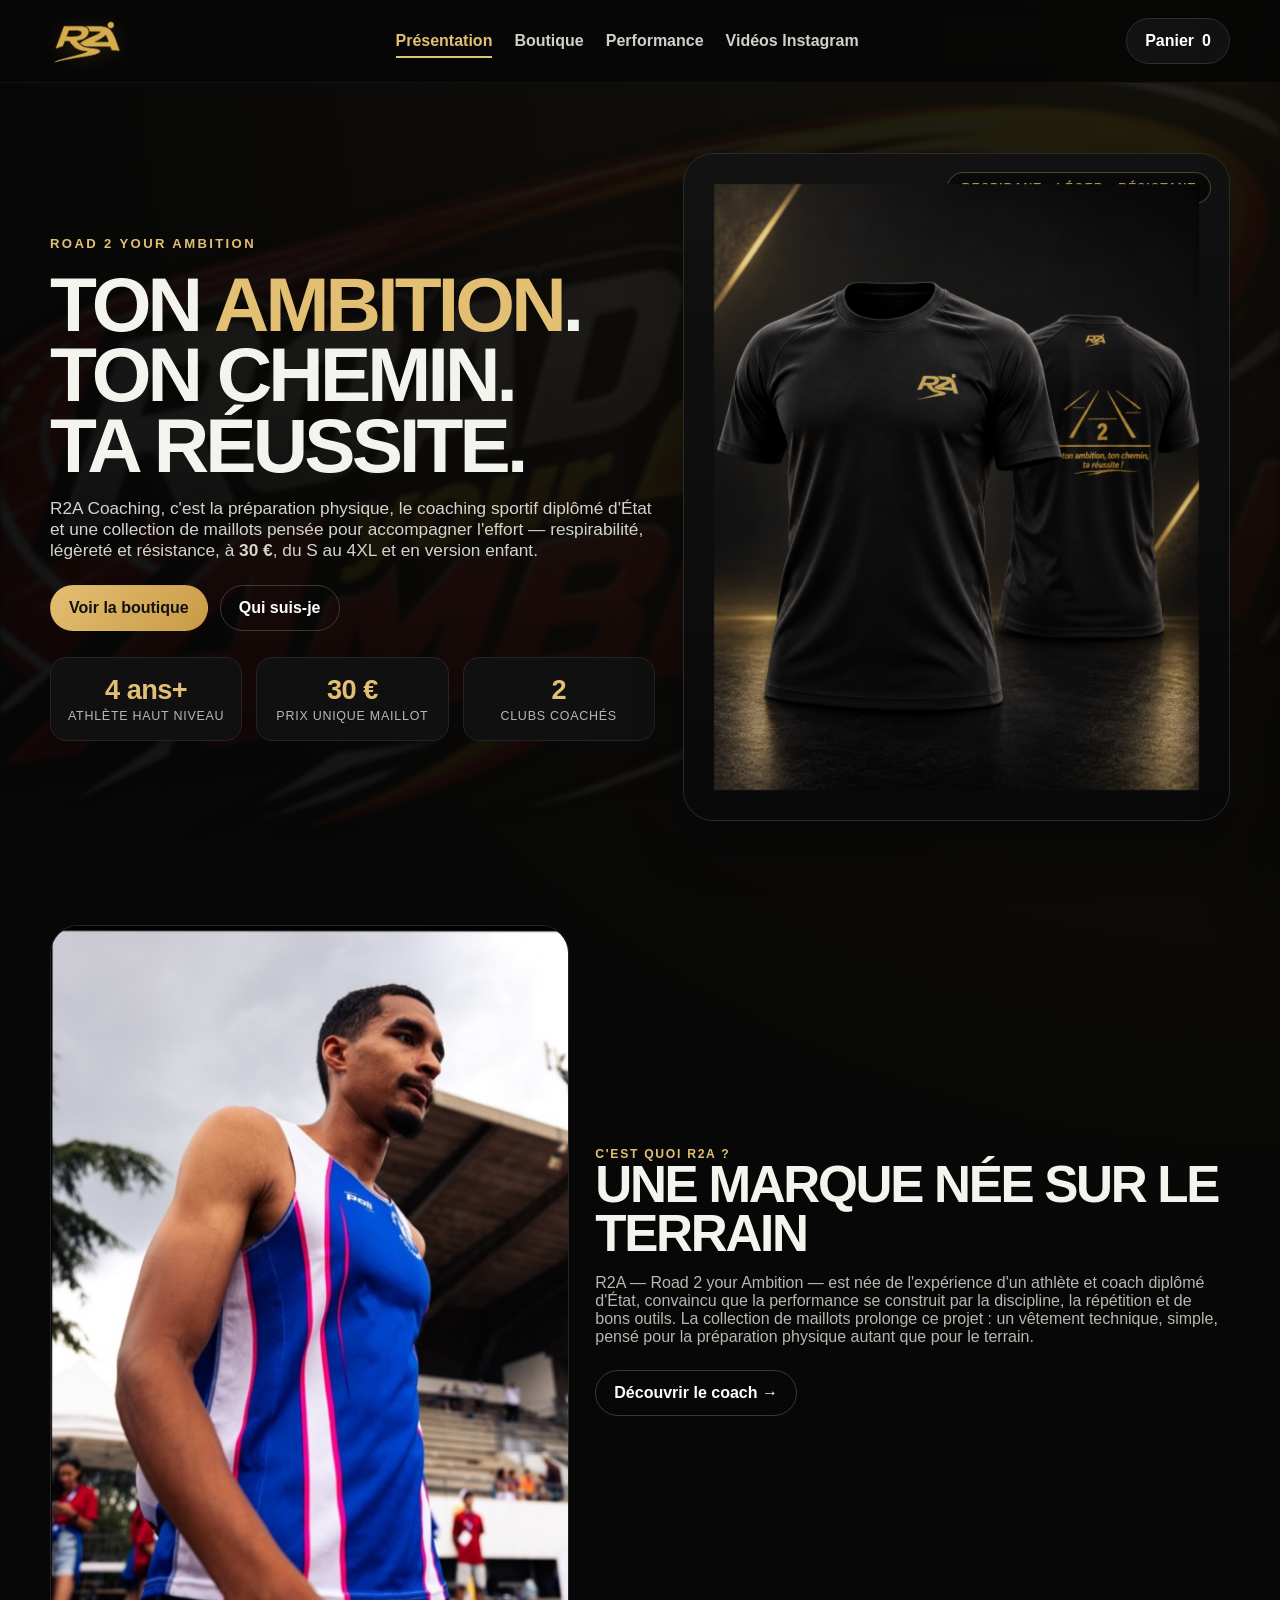
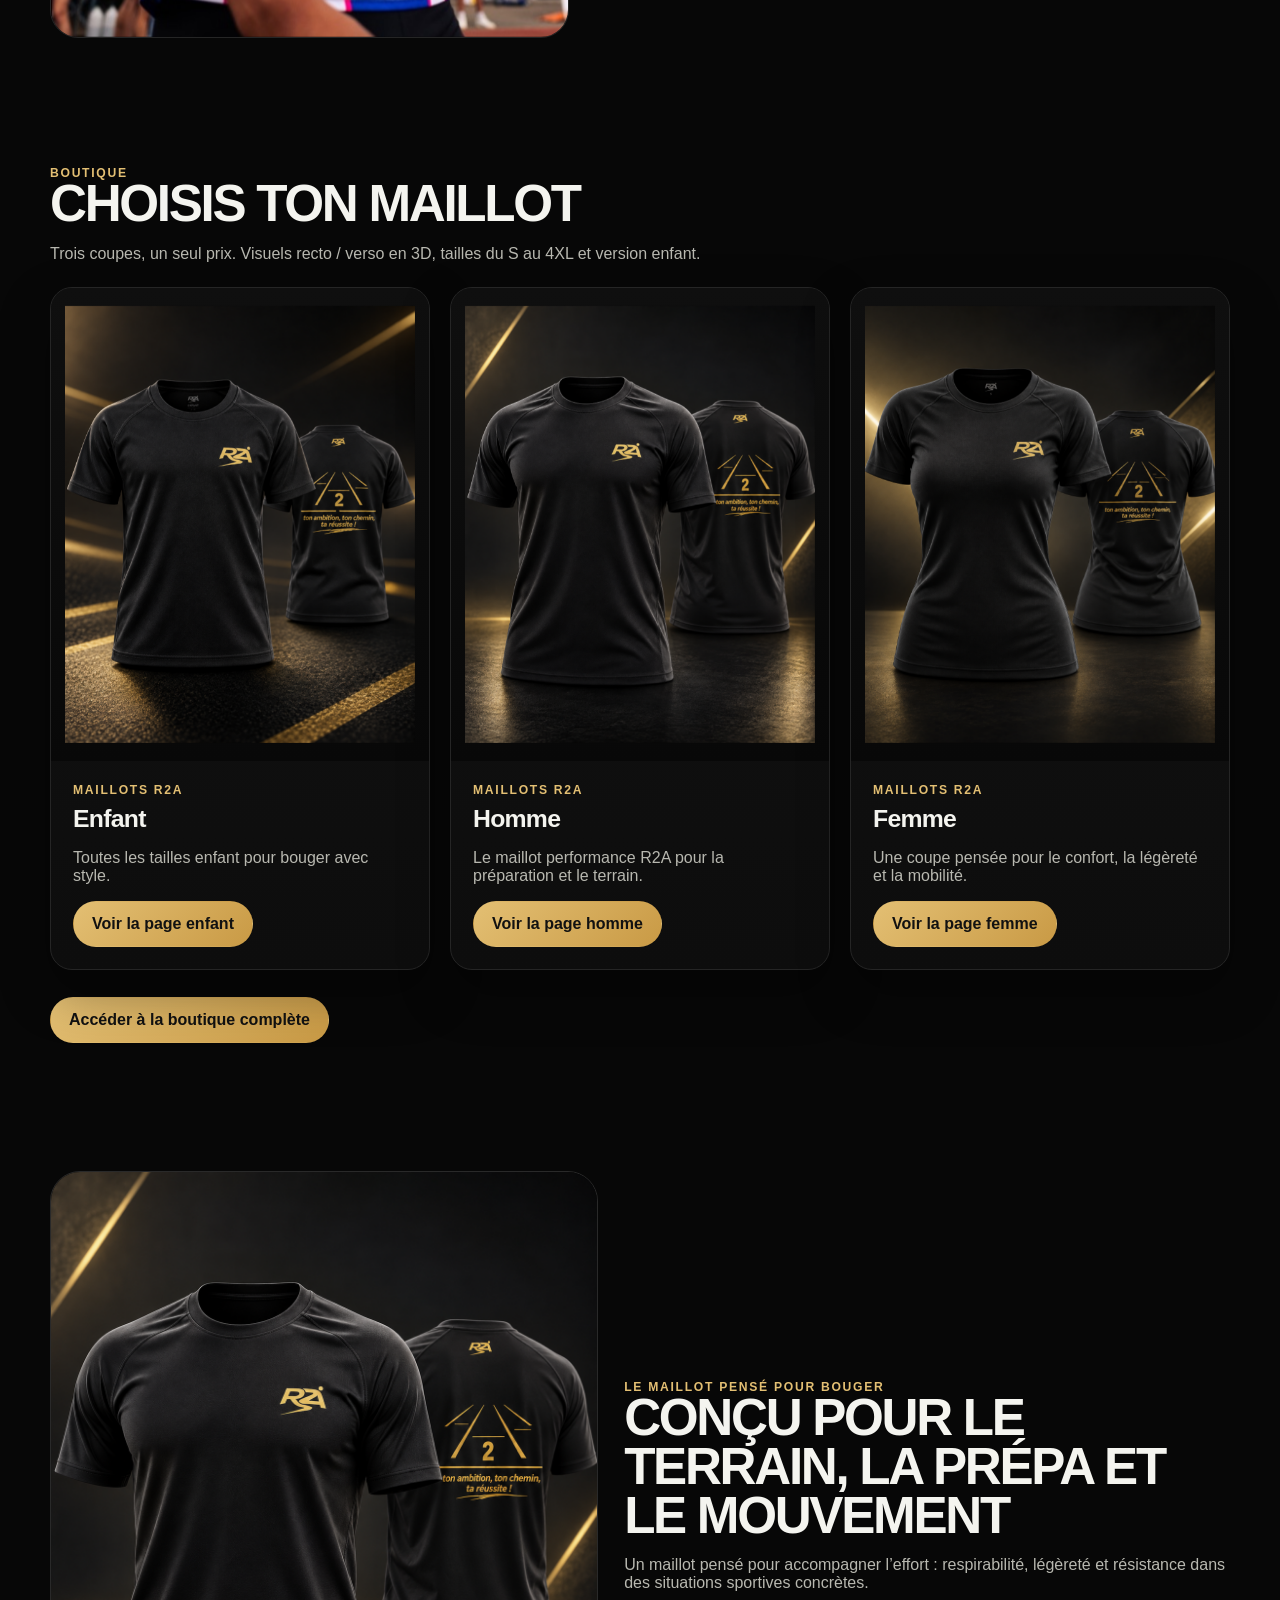
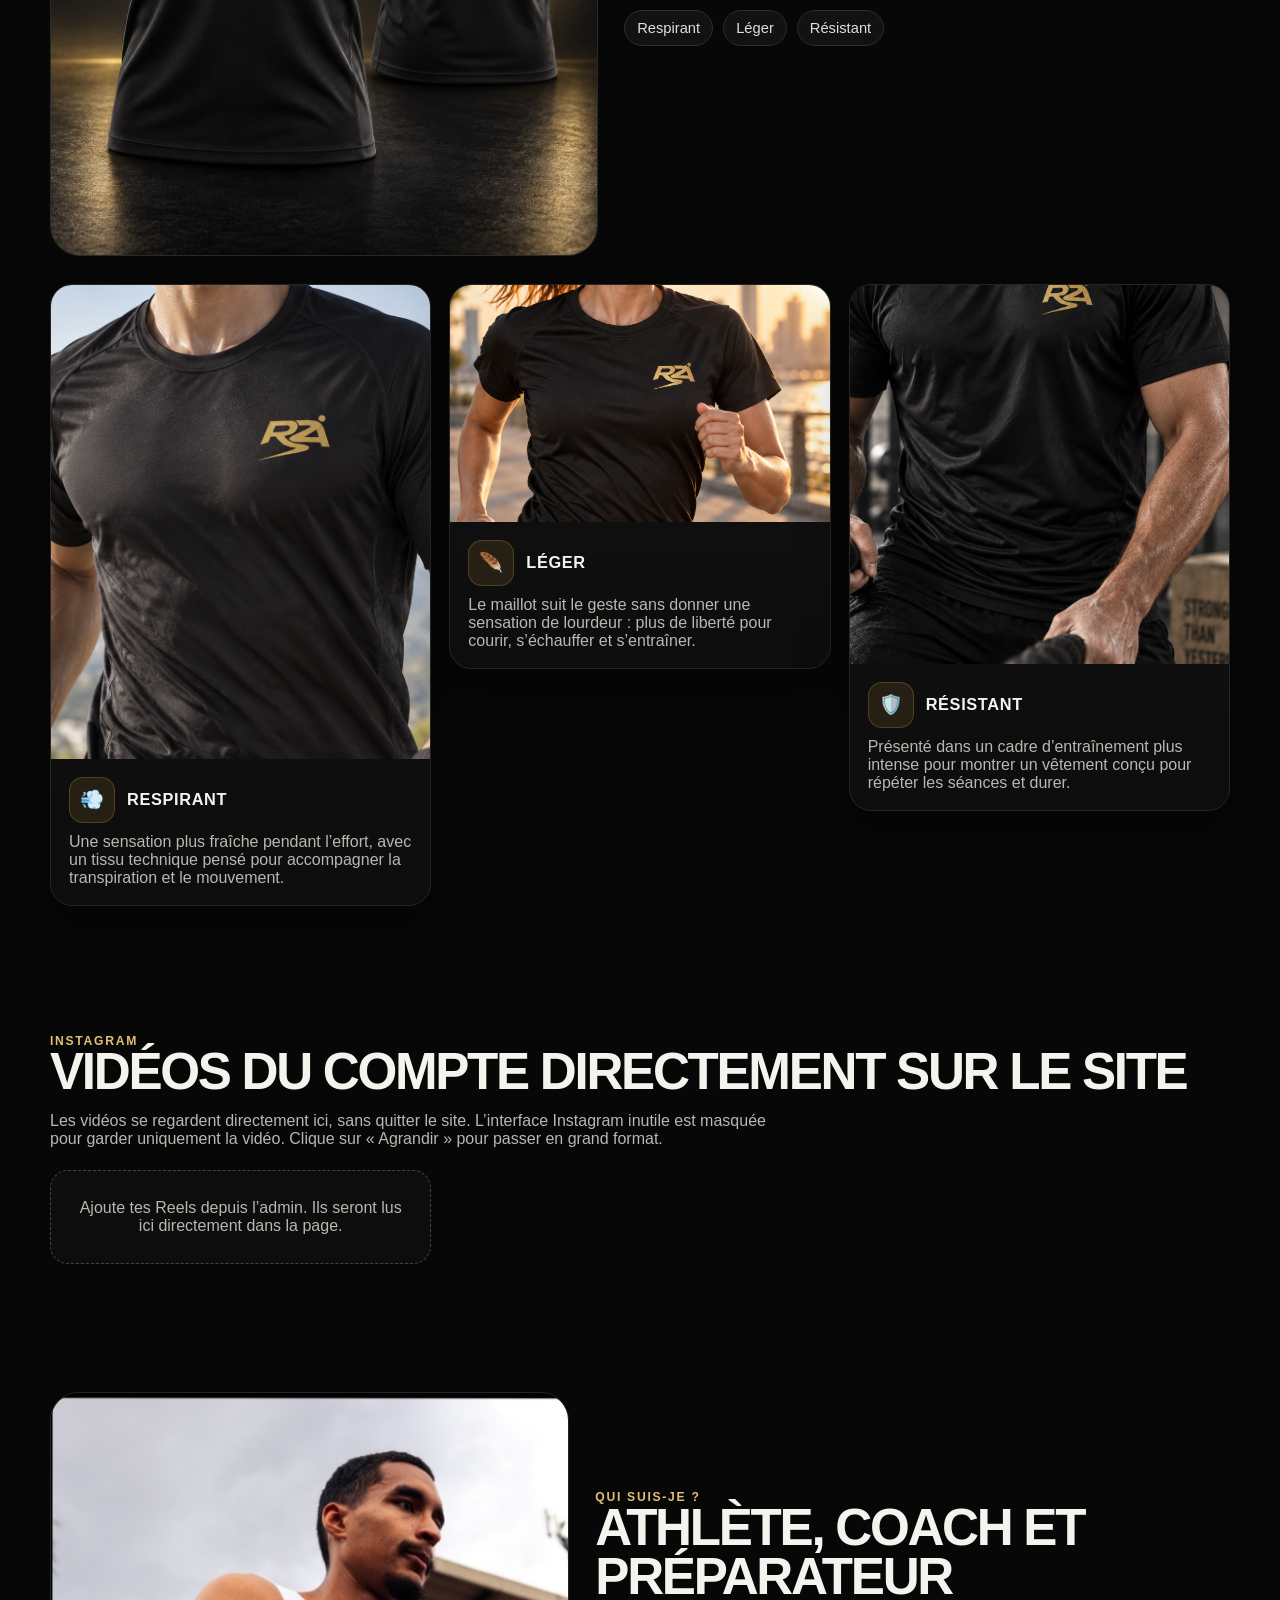
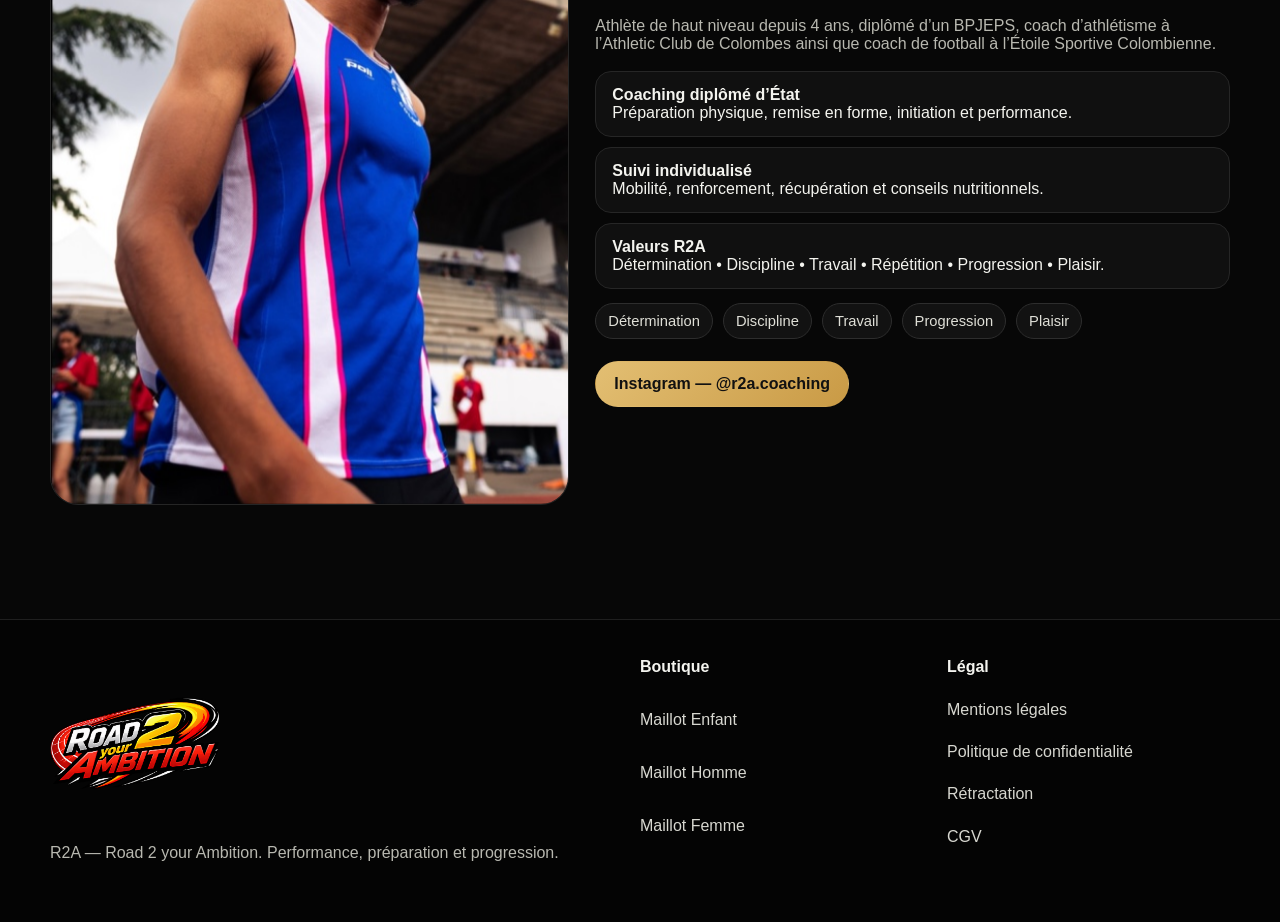
<file: docs/index.html>
<!doctype html>
<html lang="fr">
<head>
  <meta charset="utf-8">
  <meta name="viewport" content="width=device-width, initial-scale=1, viewport-fit=cover">
  <meta name="theme-color" content="#080808">
  <meta name="description" content="R2A — Road 2 your Ambition. Maillots de sport, préparation physique et performance.">
  <meta property="og:title" content="R2A — Road 2 your Ambition">
  <meta property="og:description" content="Performance, préparation et maillots R2A.">
  <meta property="og:type" content="website">
  <title>R2A — Road 2 your Ambition</title>
  <link rel="stylesheet" href="./assets/css/00-tokens.css">
  <link rel="stylesheet" href="./assets/css/10-base.css">
  <link rel="stylesheet" href="./assets/css/20-components.css">
  <link rel="stylesheet" href="./assets/css/30-pages.css">
  <link rel="stylesheet" href="./assets/css/40-boutique.css">
  <link rel="stylesheet" href="./assets/css/90-responsive.css">
</head>
<body>
  <header class="site-header">
    <div class="container nav">
      <a class="brand" href="./index.html"><img src="./assets/images/brand/r2a-gold.png" alt="R2A"></a>
      <nav class="nav-links">
        <a href="#presentation">Présentation</a>
        <a href="./boutique.html">Boutique</a>
        <a href="#performance">Performance</a>
        <a href="#instagram">Vidéos Instagram</a>
      </nav>
      <div class="nav-actions">
        <button class="btn btn-dark" id="cartBtn">Panier <span id="cartCount">0</span></button>
      </div>
    </div>
  </header>

  <main>
    <section class="hero" id="presentation">
      <div class="container hero-grid">
        <div class="hero-copy">
          <div class="eyebrow">Road 2 your Ambition</div>
          <h1>Ton <span style="color:var(--gold-2)">ambition</span>.<br>Ton chemin.<br>Ta réussite.</h1>
          <p>R2A Coaching, c'est la préparation physique, le coaching sportif diplômé d'État et une collection de maillots pensée pour accompagner l'effort — respirabilité, légèreté et résistance, à <strong>30 €</strong>, du S au 4XL et en version enfant.</p>
          <div style="display:flex;gap:12px;flex-wrap:wrap;margin-top:24px">
            <a class="btn btn-primary" href="./boutique.html">Voir la boutique</a>
            <a class="btn btn-outline" href="#qui-suis-je">Qui suis-je</a>
          </div>
          <div class="stat-row">
            <div><strong>4 ans+</strong><span>Athlète haut niveau</span></div>
            <div><strong>30 €</strong><span>Prix unique maillot</span></div>
            <div><strong>2</strong><span>Clubs coachés</span></div>
          </div>
        </div>
        <div class="hero-card tilt">
          <div class="presentation-badge">Respirant • Léger • Résistant</div>
          <div class="tilt-inner" style="width:100%;height:100%">
            <img src="./assets/images/products/homme/gallery-01-front-back.png" alt="Maillot R2A dos">
          </div>
          <div class="shine"></div>
        </div>
      </div>
    </section>

    <section class="section" id="qui-suis-je-intro">
      <div class="container about">
        <a class="about-photo tilt" href="https://www.instagram.com/r2a.coaching/" target="_blank" rel="noopener noreferrer" aria-label="Voir le compte Instagram @r2a.coaching"><div class="tilt-inner"><img src="./assets/images/about/coach.png" alt="Coach R2A"></div></a>
        <div>
          <div class="kicker">C'est quoi R2A ?</div>
          <h2 class="section-title">Une marque née sur le terrain</h2>
          <p class="section-copy">R2A — Road 2 your Ambition — est née de l'expérience d'un athlète et coach diplômé d'État, convaincu que la performance se construit par la discipline, la répétition et de bons outils. La collection de maillots prolonge ce projet : un vêtement technique, simple, pensé pour la préparation physique autant que pour le terrain.</p>
          <a class="btn btn-outline" href="#qui-suis-je" style="margin-top:8px;display:inline-block">Découvrir le coach →</a>
        </div>
      </div>
    </section>

    <section class="section" id="maillots">
      <div class="container">
        <div class="kicker">Boutique</div>
        <h2 class="section-title">Choisis ton maillot</h2>
        <p class="section-copy">Trois coupes, un seul prix. Visuels recto / verso en 3D, tailles du S au 4XL et version enfant.</p>
        <div id="categoryGrid" class="grid-3" style="margin-top:24px"></div>
        <div style="margin-top:28px"><a class="btn btn-primary" href="./boutique.html">Accéder à la boutique complète</a></div>
      </div>
    </section>

    <section class="section" id="performance">
      <div class="container">
        <div class="performance">
          <div class="performance-media"><img src="./assets/images/products/homme/gallery-01-front-back.png" alt="Maillot R2A Homme recto verso"></div>
          <div>
            <div class="kicker">Le maillot pensé pour bouger</div>
            <h2 class="section-title">Conçu pour le terrain, la prépa et le mouvement</h2>
            <p class="section-copy">Un maillot pensé pour accompagner l’effort : respirabilité, légèreté et résistance dans des situations sportives concrètes.</p>
            <div class="values" style="margin-top:18px">
              <span class="badge">Respirant</span>
              <span class="badge">Léger</span>
              <span class="badge">Résistant</span>
            </div>
          </div>
        </div>

        <div class="feature-visual-grid">
          <article class="feature-visual-card feature-visual-card--close">
            <div class="feature-photo feature-photo--close"><img src="./assets/images/performance/breathable.png" alt="Maillot R2A respirant porté pendant un effort extérieur"></div>
            <div class="feature-copy">
              <div class="feature-title-row"><span class="icon">💨</span><strong>Respirant</strong></div>
              <p>Une sensation plus fraîche pendant l’effort, avec un tissu technique pensé pour accompagner la transpiration et le mouvement.</p>
            </div>
          </article>

          <article class="feature-visual-card feature-visual-card--wide">
            <div class="feature-photo feature-photo--wide"><img src="./assets/images/performance/lightweight.png" alt="Maillot R2A léger porté par une femme en course, cadrage serré sur le maillot"></div>
            <div class="feature-copy">
              <div class="feature-title-row"><span class="icon">🪶</span><strong>Léger</strong></div>
              <p>Le maillot suit le geste sans donner une sensation de lourdeur : plus de liberté pour courir, s’échauffer et s’entraîner.</p>
            </div>
          </article>

          <article class="feature-visual-card feature-visual-card--detail">
            <div class="feature-photo feature-photo--detail"><img src="./assets/images/performance/durable.png" alt="Maillot R2A résistant porté pendant un entraînement intense"></div>
            <div class="feature-copy">
              <div class="feature-title-row"><span class="icon">🛡️</span><strong>Résistant</strong></div>
              <p>Présenté dans un cadre d’entraînement plus intense pour montrer un vêtement conçu pour répéter les séances et durer.</p>
            </div>
          </article>
        </div>
      </div>
    </section>

    <section class="section" id="instagram">
      <div class="container">
        <div class="kicker">Instagram</div>
        <h2 class="section-title">Vidéos du compte directement sur le site</h2>
        <p class="section-copy">Les vidéos se regardent directement ici, sans quitter le site. L’interface Instagram inutile est masquée pour garder uniquement la vidéo. Clique sur « Agrandir » pour passer en grand format.</p>
        <div id="reelsGrid" class="reels-grid"></div>
      </div>
    </section>

    <section class="section" id="qui-suis-je">
      <div class="container about">
        <a class="about-photo tilt" href="https://www.instagram.com/r2a.coaching/" target="_blank" rel="noopener noreferrer" aria-label="Voir le compte Instagram @r2a.coaching"><div class="tilt-inner"><img src="./assets/images/about/coach.png" alt="Coach R2A"></div></a>
        <div>
          <div class="kicker">Qui suis-je ?</div>
          <h2 class="section-title">Athlète, coach et préparateur</h2>
          <p class="section-copy">Athlète de haut niveau depuis 4 ans, diplômé d’un BPJEPS, coach d’athlétisme à l’Athletic Club de Colombes ainsi que coach de football à l’Étoile Sportive Colombienne. </p>
          <div class="about-points">
            <div class="about-point"><strong>Coaching diplômé d’État</strong><div class="muted">Préparation physique, remise en forme, initiation et performance.</div></div>
            <div class="about-point"><strong>Suivi individualisé</strong><div class="muted">Mobilité, renforcement, récupération et conseils nutritionnels.</div></div>
            <div class="about-point"><strong>Valeurs R2A</strong><div class="muted">Détermination • Discipline • Travail • Répétition • Progression • Plaisir.</div></div>
          </div>
          <div class="values">
            <span class="badge">Détermination</span>
            <span class="badge">Discipline</span>
            <span class="badge">Travail</span>
            <span class="badge">Progression</span>
            <span class="badge">Plaisir</span>
          </div>
          <div style="margin-top:22px">
            <a class="btn btn-primary" href="https://www.instagram.com/r2a.coaching/" target="_blank" rel="noopener noreferrer">
              Instagram — @r2a.coaching
            </a>
          </div>
        </div>
      </div>
    </section>
  </main>

  <footer class="footer">
    <div class="container footer-grid">
      <div>
        <img src="./assets/images/brand/road2yourambition.png" alt="R2A" style="width:170px;max-width:100%;margin-bottom:16px">
        <div class="footer-note">R2A — Road 2 your Ambition. Performance, préparation et progression.</div>
      </div>
      <div class="footer-links">
        <strong>Boutique</strong>
        <a href="./maillots/enfant.html">Maillot Enfant</a>
        <a href="./maillots/homme.html">Maillot Homme</a>
        <a href="./maillots/femme.html">Maillot Femme</a>
      </div>
      <div class="footer-links">
        <strong>Légal</strong>
        <a href="./legal/mentions-legales.html">Mentions légales</a>
        <a href="./legal/confidentialite.html">Politique de confidentialité</a>
        <a href="./legal/retractation.html">Rétractation</a>
        <a href="./legal/cgv.html">CGV</a>
      </div>
    </div>
  </footer>

  <div class="cart-overlay" id="cartOverlay"></div>
  <aside class="cart-drawer" id="cartDrawer">
    <div class="row"><h3 style="margin:0">Ton panier</h3><button class="btn btn-small btn-outline" id="closeCart">Fermer</button></div>
    <div id="cartItems" class="cart-items"></div>
    <div class="promo-box"><input id="promoInput" class="input" placeholder="Code promo secret"><button id="applyPromo" class="btn btn-primary btn-small">Appliquer</button></div>
    <div id="promoStatus" class="notice-small">Aucun code promo appliqué</div>
    <div class="list-item">
      <div class="row"><span>Sous-total</span><strong id="cartSubtotal">0,00 €</strong></div>
      <div class="row"><span>Réduction</span><strong id="cartDiscount">-0,00 €</strong></div>
      <div class="row"><span>Total</span><strong id="cartTotal">0,00 €</strong></div>
    </div>
    <button class="btn btn-primary" id="checkoutBtn">Commander via Instagram</button>
  </aside>

  <script src="./assets/js/site-config.js"></script>
  <script src="./assets/js/data/catalog.js"></script>
  <script src="./assets/js/boutique.js"></script>
  <script src="./assets/js/app.js"></script>
</body>
</html>
</file>
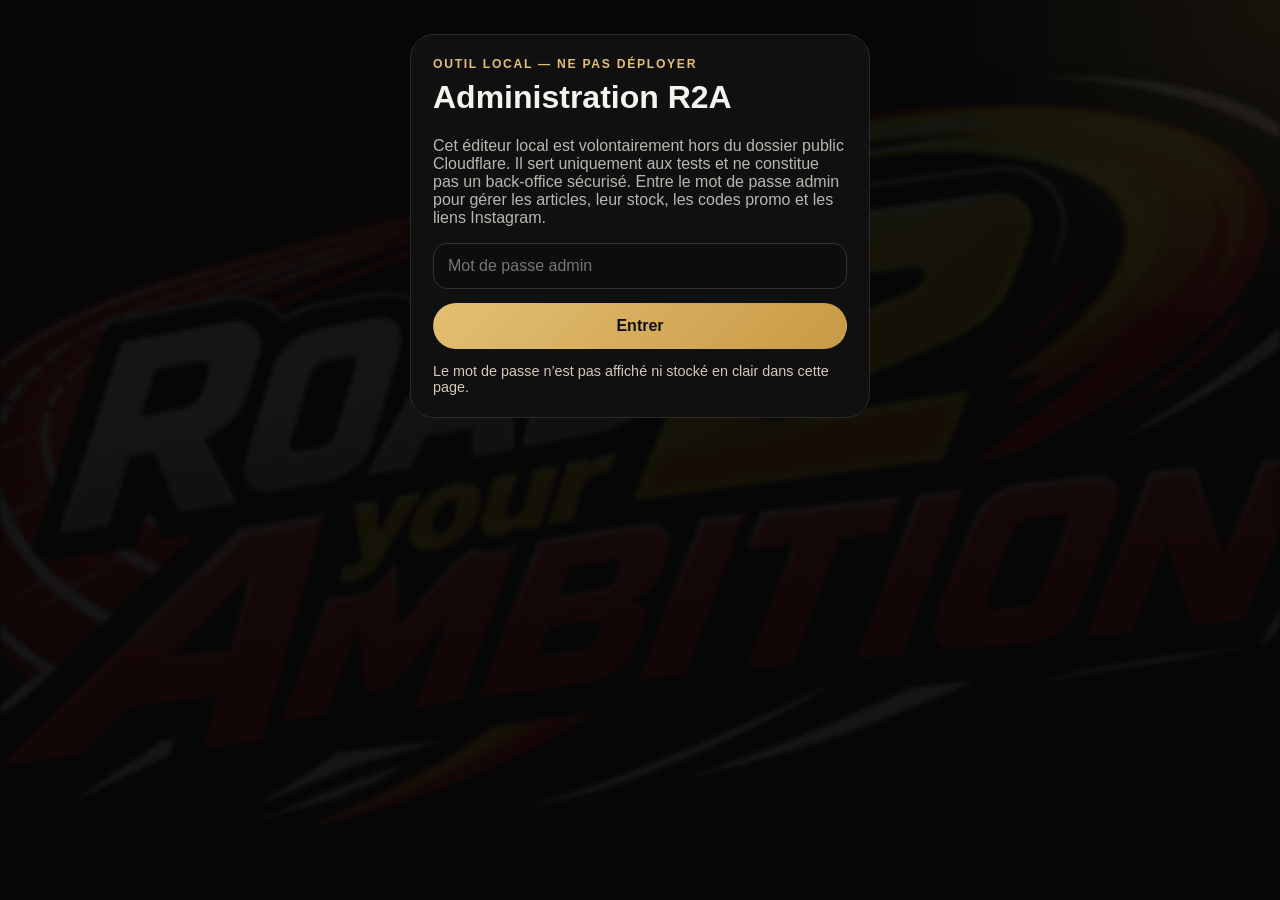
<file: dev/admin-local/index.html>
<!doctype html>
<html lang="fr">
<head>
  <meta charset="utf-8">
  <meta name="viewport" content="width=device-width, initial-scale=1">
  <meta name="robots" content="noindex,nofollow">
  <title>Admin caché — R2A</title>
  <link rel="stylesheet" href="../../docs/assets/css/00-tokens.css">
  <link rel="stylesheet" href="../../docs/assets/css/10-base.css">
  <link rel="stylesheet" href="../../docs/assets/css/20-components.css">
  <link rel="stylesheet" href="../../docs/assets/css/30-pages.css">
  <link rel="stylesheet" href="../../docs/assets/css/90-responsive.css">
  <link rel="stylesheet" href="./admin.css">
</head>
<body>
  <div class="container admin-wrap">
    <div id="adminLogin" class="admin-login">
      <div class="kicker">OUTIL LOCAL — NE PAS DÉPLOYER</div>
      <h1 style="margin-top:8px">Administration R2A</h1>
      <p class="section-copy">Cet éditeur local est volontairement hors du dossier public Cloudflare. Il sert uniquement aux tests et ne constitue pas un back-office sécurisé. Entre le mot de passe admin pour gérer les articles, leur stock, les codes promo et les liens Instagram.</p>
      <div class="form-grid">
        <input type="password" id="adminPassword" class="input" placeholder="Mot de passe admin">
        <button class="btn btn-primary" id="loginBtn">Entrer</button>
        <div class="notice-small">Le mot de passe n’est pas affiché ni stocké en clair dans cette page.</div>
      </div>
    </div>

    <div id="adminPanel" class="admin-panel" style="display:none">
      <div class="row"><div><div class="kicker">Back office</div><h1 style="margin:6px 0 0">Gestion du site</h1></div><button id="logoutBtn" class="btn btn-outline">Se déconnecter</button></div>
      <div class="admin-grid">
        <section class="admin-card">
          <h3>Ajouter un article</h3>
          <form id="productForm" class="form-grid">
            <input class="input" name="name" placeholder="Nom du produit" required>
            <select class="selector" name="category"><option value="enfant">Enfant</option><option value="homme">Homme</option><option value="femme">Femme</option></select>
            <input class="input" name="price" type="number" value="30" min="0" step="0.01">
            <input class="input" name="stock" type="number" value="20" min="0" step="1" placeholder="Stock disponible">
            <input class="input" name="sizes" placeholder="Tailles séparées par des virgules" value="S,M,L,XL">
            <textarea class="input" name="description" placeholder="Description" rows="4"></textarea>
            <input class="input" id="productImage" type="file" accept="image/*">
            <input class="input" name="imageUrl" placeholder="ou URL d'image">
            <button class="btn btn-primary">Ajouter l’article</button>
          </form>
          <div id="productsList" class="list"></div>
        </section>
        <section class="admin-card">
          <h3>Codes promo secrets</h3>
          <form id="promoForm" class="form-grid">
            <input class="input" name="code" placeholder="Code promo" required>
            <select class="selector" name="type"><option value="percent">Pourcentage</option><option value="fixed">Montant fixe</option></select>
            <input class="input" name="value" type="number" min="0" step="0.01" placeholder="Valeur" required>
            <button class="btn btn-primary">Ajouter le code</button>
          </form>
          <div id="promosList" class="list"></div>
        </section>
        <section class="admin-card">
          <h3>Vidéos Instagram</h3>
          <form id="reelForm" class="form-grid">
            <input class="input" name="title" placeholder="Titre de la vidéo">
            <input class="input" name="url" placeholder="Lien Reel Instagram (source)">
            <input class="input" name="video" placeholder="Lien MP4 direct (recommandé pour un lecteur 100% propre)">
            <button class="btn btn-primary">Ajouter le Reel</button>
          </form>
          <div class="notice-small">Pour l’affichage le plus propre : mets un lien MP4 direct dans « Lien MP4 ». Si tu mets seulement le Reel Instagram, le site l’affiche dans un cadre recadré sans le gros bloc de commentaires.</div>
          <div id="reelsList" class="list"></div>
        </section>
      </div>
    </div>
  </div>
  <script src="../../docs/assets/js/data/catalog.js"></script>
  <script>R2A_DATA.ADMIN_PASSWORD_HASH="7b01ee0dadea34557bfa1969c0fcf013394eef74041af58dbef4b25089b98ed1"; R2A_DATA.DEFAULT_PROMOS=[]; R2A_DATA.STORAGE_KEYS.admin="r2a_admin_logged"; R2A_DATA.STORAGE_KEYS.promos="r2a_promos";</script>
  <script src="./js/admin-local.js"></script>
</body>
</html>
</file>
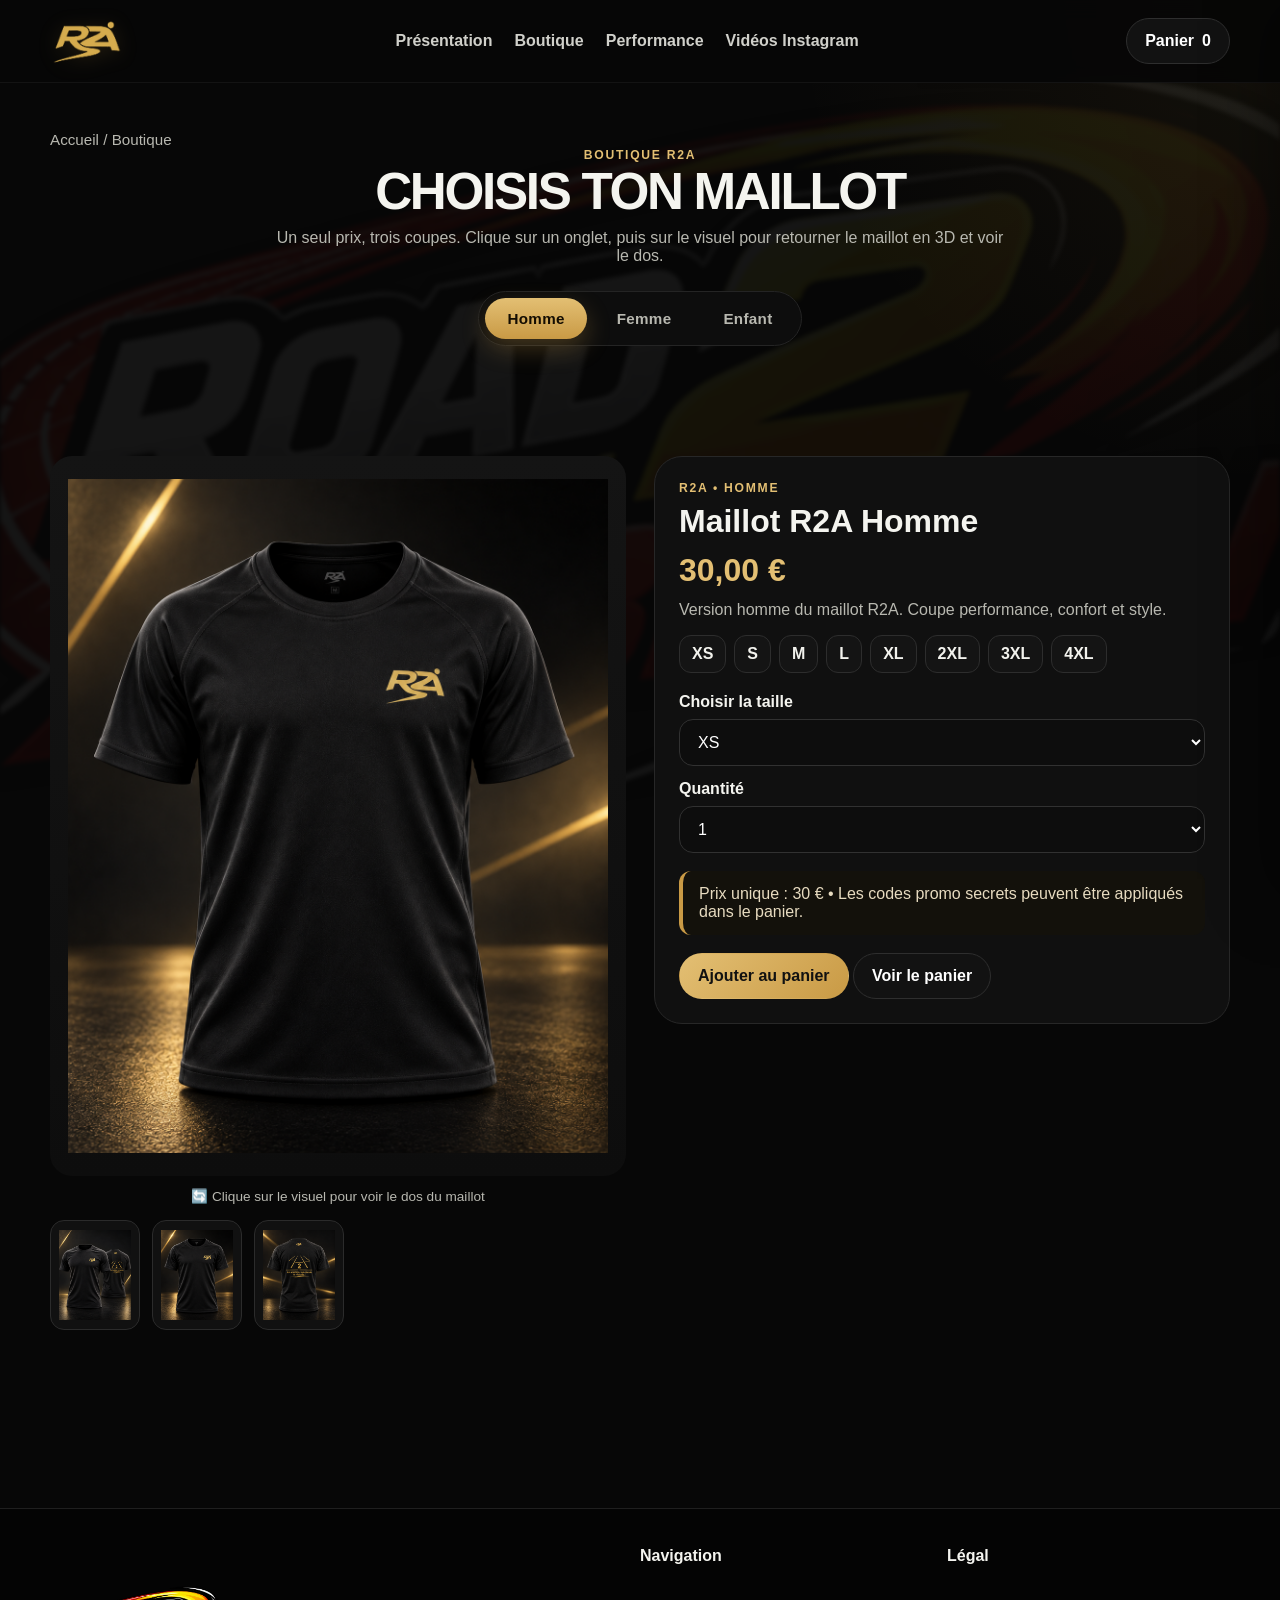
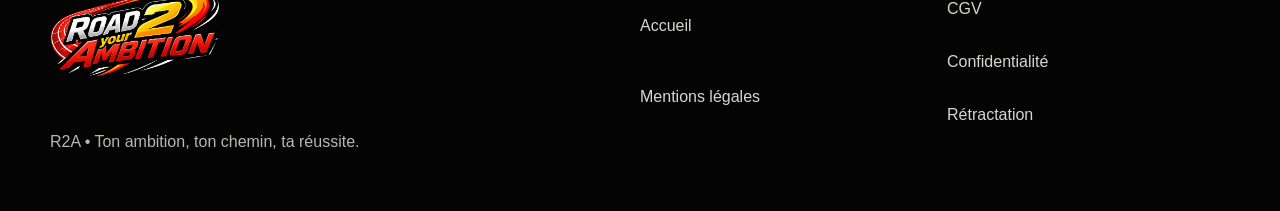
<file: docs/boutique.html>
<!doctype html>
<html lang="fr">
<head>
  <meta charset="utf-8">
  <meta name="viewport" content="width=device-width, initial-scale=1, viewport-fit=cover">
  <meta name="theme-color" content="#080808">
  <meta name="description" content="Boutique R2A — maillots Homme, Femme et Enfant à 30 €.">
  <title>Boutique — R2A</title>
  <link rel="stylesheet" href="./assets/css/00-tokens.css">
  <link rel="stylesheet" href="./assets/css/10-base.css">
  <link rel="stylesheet" href="./assets/css/20-components.css">
  <link rel="stylesheet" href="./assets/css/30-pages.css">
  <link rel="stylesheet" href="./assets/css/40-boutique.css">
  <link rel="stylesheet" href="./assets/css/90-responsive.css">
</head>
<body>
  <header class="site-header">
    <div class="container nav">
      <a class="brand" href="./index.html"><img src="./assets/images/brand/r2a-gold.png" alt="R2A"></a>
      <nav class="nav-links">
        <a href="./index.html#presentation">Présentation</a>
        <a href="./boutique.html">Boutique</a>
        <a href="./index.html#performance">Performance</a>
        <a href="./index.html#instagram">Vidéos Instagram</a>
      </nav>
      <div class="nav-actions"><button class="btn btn-dark" id="cartBtn">Panier <span id="cartCount">0</span></button></div>
    </div>
  </header>

  <main>
    <section class="boutique-hero container">
      <div class="breadcrumbs" style="text-align:left"><a href="./index.html">Accueil</a> / Boutique</div>
      <div class="kicker">Boutique R2A</div>
      <h1 class="section-title" style="margin-top:6px">Choisis ton maillot</h1>
      <p class="section-copy" style="margin:0 auto 26px">Un seul prix, trois coupes. Clique sur un onglet, puis sur le visuel pour retourner le maillot en 3D et voir le dos.</p>
      <div class="tabbar" role="tablist" aria-label="Catégories">
        <button data-boutique-tab="homme" class="active">Homme</button>
        <button data-boutique-tab="femme">Femme</button>
        <button data-boutique-tab="enfant">Enfant</button>
      </div>
    </section>

    <section class="section" style="padding-top:28px">
      <div class="container" id="boutiquePanels"></div>
    </section>
  </main>

  <footer class="footer">
    <div class="container footer-grid">
      <div>
        <img src="./assets/images/brand/road2yourambition.png" alt="R2A" style="width:170px;max-width:100%;margin-bottom:16px">
        <div class="footer-note">R2A • Ton ambition, ton chemin, ta réussite.</div>
      </div>
      <div class="footer-links"><strong>Navigation</strong><a href="./index.html">Accueil</a><a href="./legal/mentions-legales.html">Mentions légales</a></div>
      <div class="footer-links"><strong>Légal</strong><a href="./legal/cgv.html">CGV</a><a href="./legal/confidentialite.html">Confidentialité</a><a href="./legal/retractation.html">Rétractation</a></div>
    </div>
  </footer>

  <div class="cart-overlay" id="cartOverlay"></div>
  <aside class="cart-drawer" id="cartDrawer">
    <div class="row"><h3 style="margin:0">Ton panier</h3><button class="btn btn-small btn-outline" id="closeCart">Fermer</button></div>
    <div id="cartItems" class="cart-items"></div>
    <div class="promo-box"><input id="promoInput" class="input" placeholder="Code promo secret"><button id="applyPromo" class="btn btn-primary btn-small">Appliquer</button></div>
    <div id="promoStatus" class="notice-small">Aucun code promo appliqué</div>
    <div class="list-item">
      <div class="row"><span>Sous-total</span><strong id="cartSubtotal">0,00 €</strong></div>
      <div class="row"><span>Réduction</span><strong id="cartDiscount">-0,00 €</strong></div>
      <div class="row"><span>Total</span><strong id="cartTotal">0,00 €</strong></div>
    </div>
    <button class="btn btn-primary" id="checkoutBtn">Commander via Instagram</button>
  </aside>

  <script src="./assets/js/site-config.js"></script>
  <script src="./assets/js/data/catalog.js"></script>
  <script src="./assets/js/boutique.js"></script>
  <script src="./assets/js/app.js"></script>
</body>
</html>
</file>
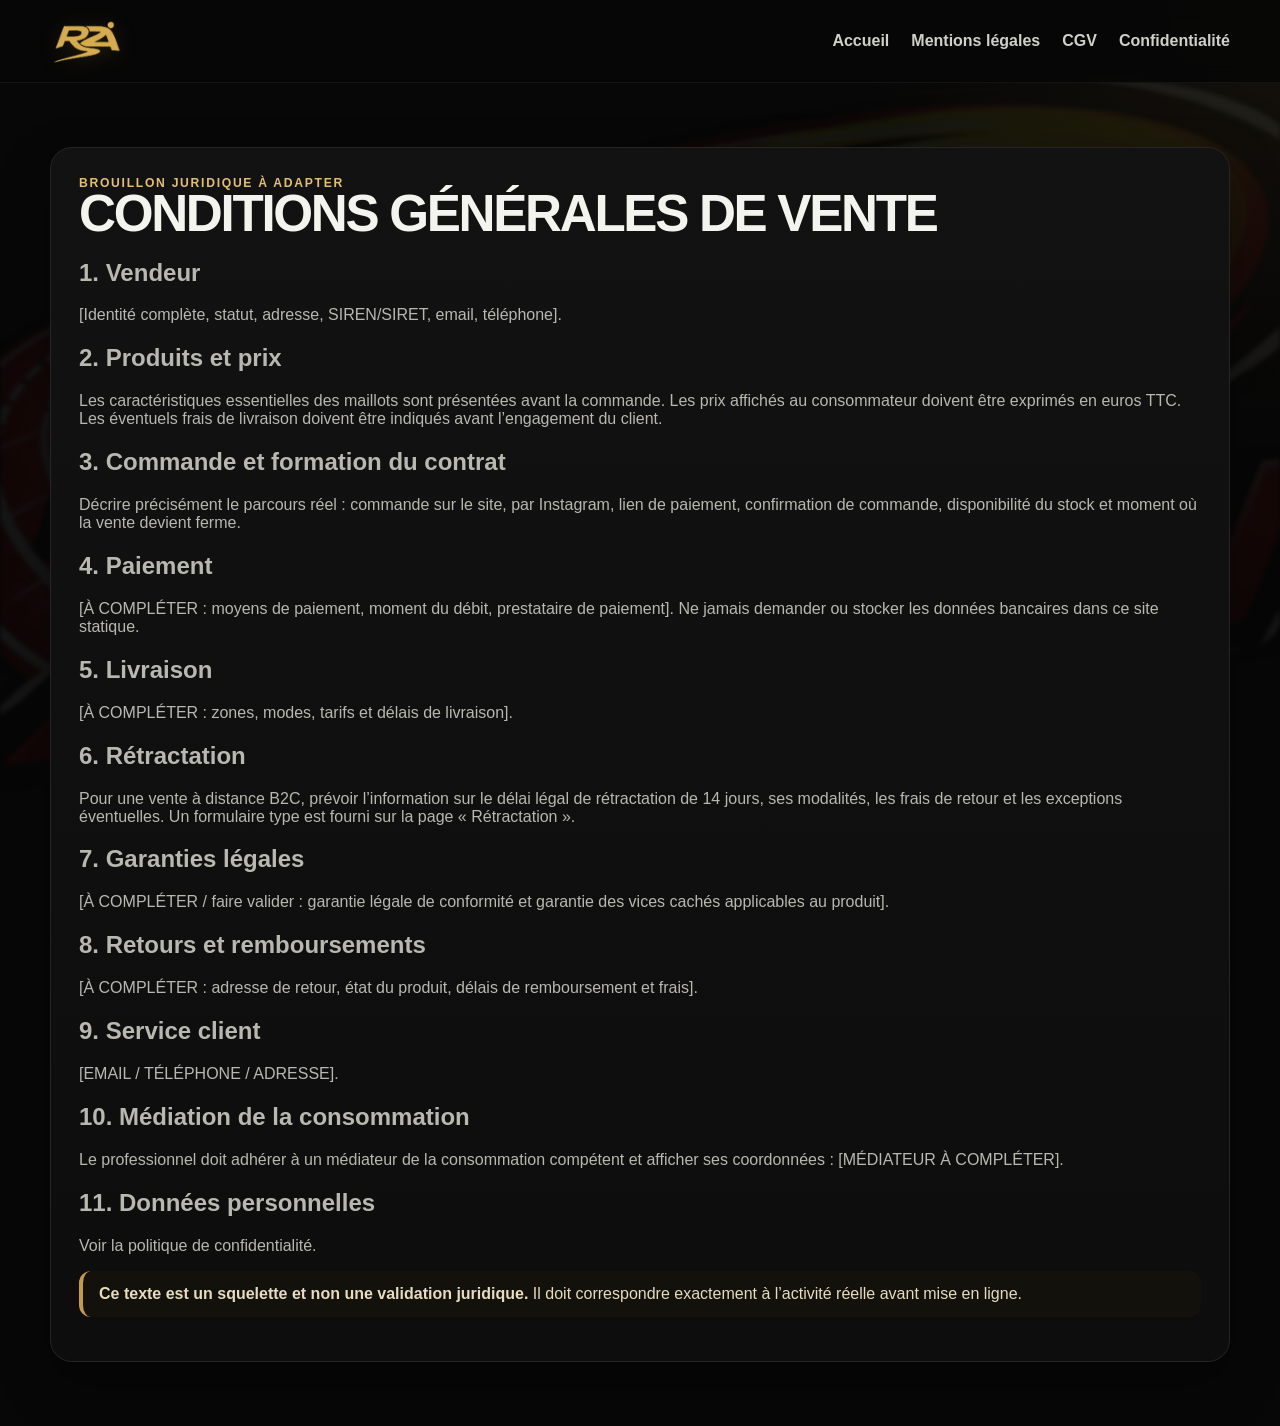
<file: docs/legal/cgv.html>
<!doctype html>
<html lang="fr"><head><meta charset="utf-8"><meta name="viewport" content="width=device-width, initial-scale=1, viewport-fit=cover">
<title>Conditions générales de vente — R2A</title>
  <link rel="stylesheet" href="../assets/css/00-tokens.css">
  <link rel="stylesheet" href="../assets/css/10-base.css">
  <link rel="stylesheet" href="../assets/css/20-components.css">
  <link rel="stylesheet" href="../assets/css/30-pages.css">
  <link rel="stylesheet" href="../assets/css/90-responsive.css">
</head><body>
<header class="site-header"><div class="container nav"><a class="brand" href="../index.html"><img src="../assets/images/brand/r2a-gold.png" alt="R2A"></a><nav class="nav-links"><a href="../index.html">Accueil</a><a href="./mentions-legales.html">Mentions légales</a><a href="./cgv.html">CGV</a><a href="./confidentialite.html">Confidentialité</a></nav></div></header>
<main class="container"><section class="section"><div class="legal-card" style="padding:28px"><div class="kicker">Brouillon juridique à adapter</div><h1 class="section-title">Conditions générales de vente</h1><div class="legal-copy">
<h2>1. Vendeur</h2><p>[Identité complète, statut, adresse, SIREN/SIRET, email, téléphone].</p>
<h2>2. Produits et prix</h2><p>Les caractéristiques essentielles des maillots sont présentées avant la commande. Les prix affichés au consommateur doivent être exprimés en euros TTC. Les éventuels frais de livraison doivent être indiqués avant l’engagement du client.</p>
<h2>3. Commande et formation du contrat</h2><p>Décrire précisément le parcours réel : commande sur le site, par Instagram, lien de paiement, confirmation de commande, disponibilité du stock et moment où la vente devient ferme.</p>
<h2>4. Paiement</h2><p>[À COMPLÉTER : moyens de paiement, moment du débit, prestataire de paiement]. Ne jamais demander ou stocker les données bancaires dans ce site statique.</p>
<h2>5. Livraison</h2><p>[À COMPLÉTER : zones, modes, tarifs et délais de livraison].</p>
<h2>6. Rétractation</h2><p>Pour une vente à distance B2C, prévoir l’information sur le délai légal de rétractation de 14 jours, ses modalités, les frais de retour et les exceptions éventuelles. Un formulaire type est fourni sur la page « Rétractation ».</p>
<h2>7. Garanties légales</h2><p>[À COMPLÉTER / faire valider : garantie légale de conformité et garantie des vices cachés applicables au produit].</p>
<h2>8. Retours et remboursements</h2><p>[À COMPLÉTER : adresse de retour, état du produit, délais de remboursement et frais].</p>
<h2>9. Service client</h2><p>[EMAIL / TÉLÉPHONE / ADRESSE].</p>
<h2>10. Médiation de la consommation</h2><p>Le professionnel doit adhérer à un médiateur de la consommation compétent et afficher ses coordonnées : [MÉDIATEUR À COMPLÉTER].</p>
<h2>11. Données personnelles</h2><p>Voir la politique de confidentialité.</p>
<p class="notice"><strong>Ce texte est un squelette et non une validation juridique.</strong> Il doit correspondre exactement à l’activité réelle avant mise en ligne.</p></div></div></section></main>
</body></html>
</file>
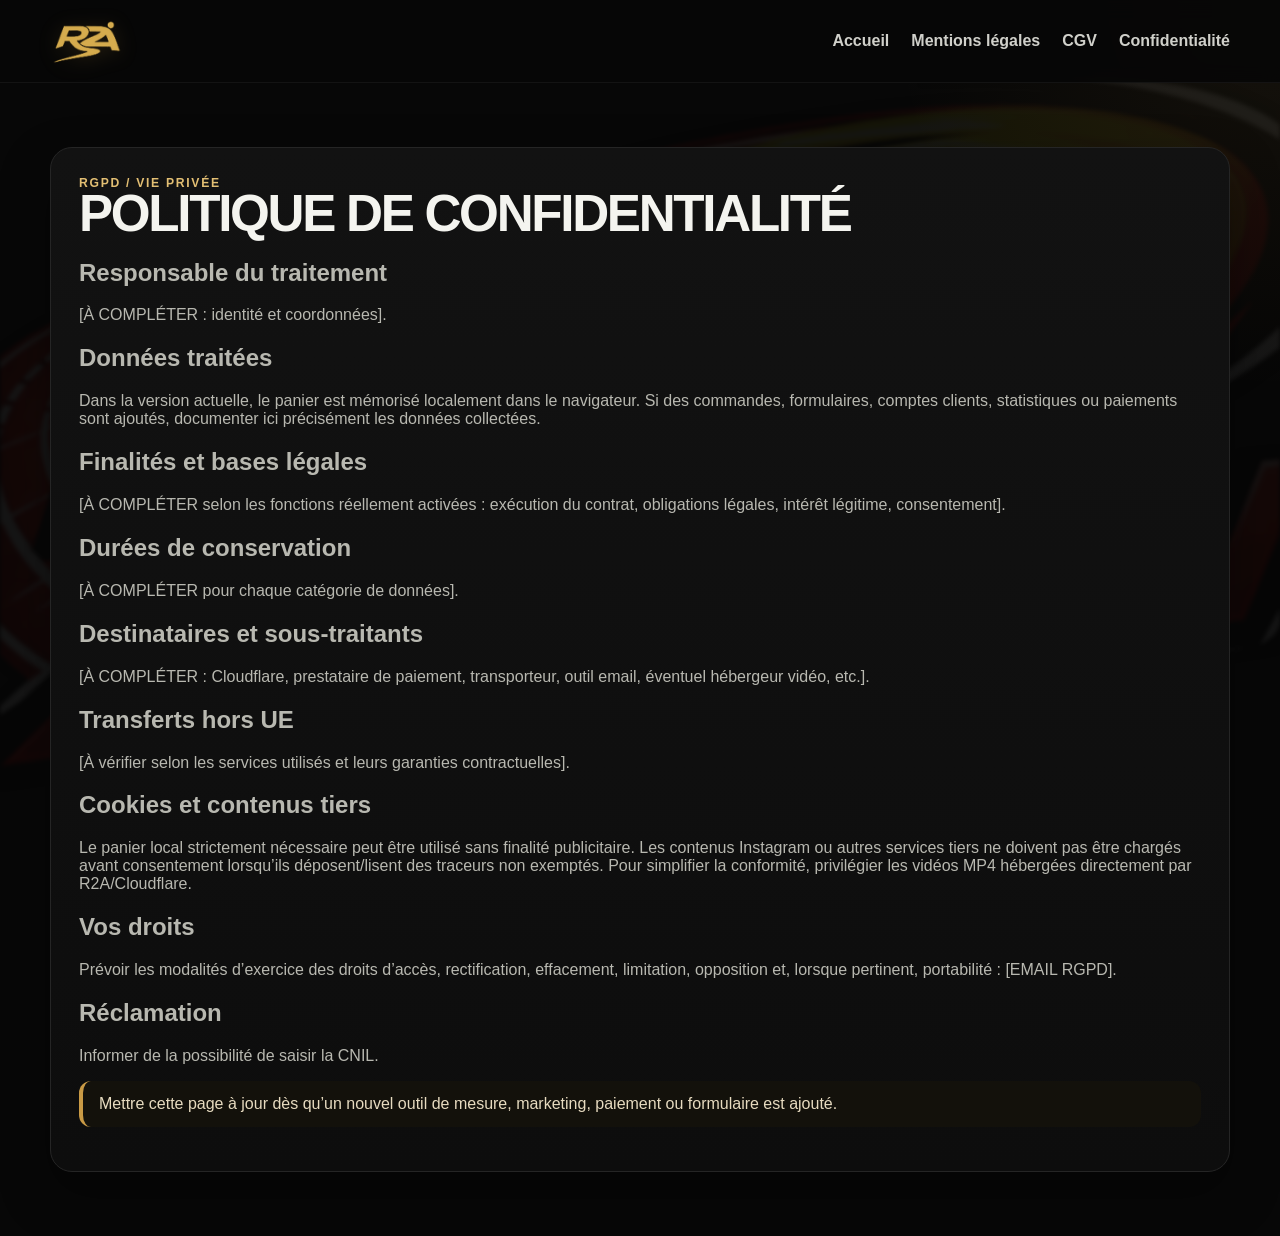
<file: docs/legal/confidentialite.html>
<!doctype html>
<html lang="fr"><head><meta charset="utf-8"><meta name="viewport" content="width=device-width, initial-scale=1, viewport-fit=cover">
<title>Politique de confidentialité — R2A</title>
  <link rel="stylesheet" href="../assets/css/00-tokens.css">
  <link rel="stylesheet" href="../assets/css/10-base.css">
  <link rel="stylesheet" href="../assets/css/20-components.css">
  <link rel="stylesheet" href="../assets/css/30-pages.css">
  <link rel="stylesheet" href="../assets/css/90-responsive.css">
</head><body>
<header class="site-header"><div class="container nav"><a class="brand" href="../index.html"><img src="../assets/images/brand/r2a-gold.png" alt="R2A"></a><nav class="nav-links"><a href="../index.html">Accueil</a><a href="./mentions-legales.html">Mentions légales</a><a href="./cgv.html">CGV</a><a href="./confidentialite.html">Confidentialité</a></nav></div></header>
<main class="container"><section class="section"><div class="legal-card" style="padding:28px"><div class="kicker">RGPD / vie privée</div><h1 class="section-title">Politique de confidentialité</h1><div class="legal-copy">
<h2>Responsable du traitement</h2><p>[À COMPLÉTER : identité et coordonnées].</p>
<h2>Données traitées</h2><p>Dans la version actuelle, le panier est mémorisé localement dans le navigateur. Si des commandes, formulaires, comptes clients, statistiques ou paiements sont ajoutés, documenter ici précisément les données collectées.</p>
<h2>Finalités et bases légales</h2><p>[À COMPLÉTER selon les fonctions réellement activées : exécution du contrat, obligations légales, intérêt légitime, consentement].</p>
<h2>Durées de conservation</h2><p>[À COMPLÉTER pour chaque catégorie de données].</p>
<h2>Destinataires et sous-traitants</h2><p>[À COMPLÉTER : Cloudflare, prestataire de paiement, transporteur, outil email, éventuel hébergeur vidéo, etc.].</p>
<h2>Transferts hors UE</h2><p>[À vérifier selon les services utilisés et leurs garanties contractuelles].</p>
<h2>Cookies et contenus tiers</h2><p>Le panier local strictement nécessaire peut être utilisé sans finalité publicitaire. Les contenus Instagram ou autres services tiers ne doivent pas être chargés avant consentement lorsqu’ils déposent/lisent des traceurs non exemptés. Pour simplifier la conformité, privilégier les vidéos MP4 hébergées directement par R2A/Cloudflare.</p>
<h2>Vos droits</h2><p>Prévoir les modalités d’exercice des droits d’accès, rectification, effacement, limitation, opposition et, lorsque pertinent, portabilité : [EMAIL RGPD].</p>
<h2>Réclamation</h2><p>Informer de la possibilité de saisir la CNIL.</p>
<p class="notice">Mettre cette page à jour dès qu’un nouvel outil de mesure, marketing, paiement ou formulaire est ajouté.</p></div></div></section></main>
</body></html>
</file>
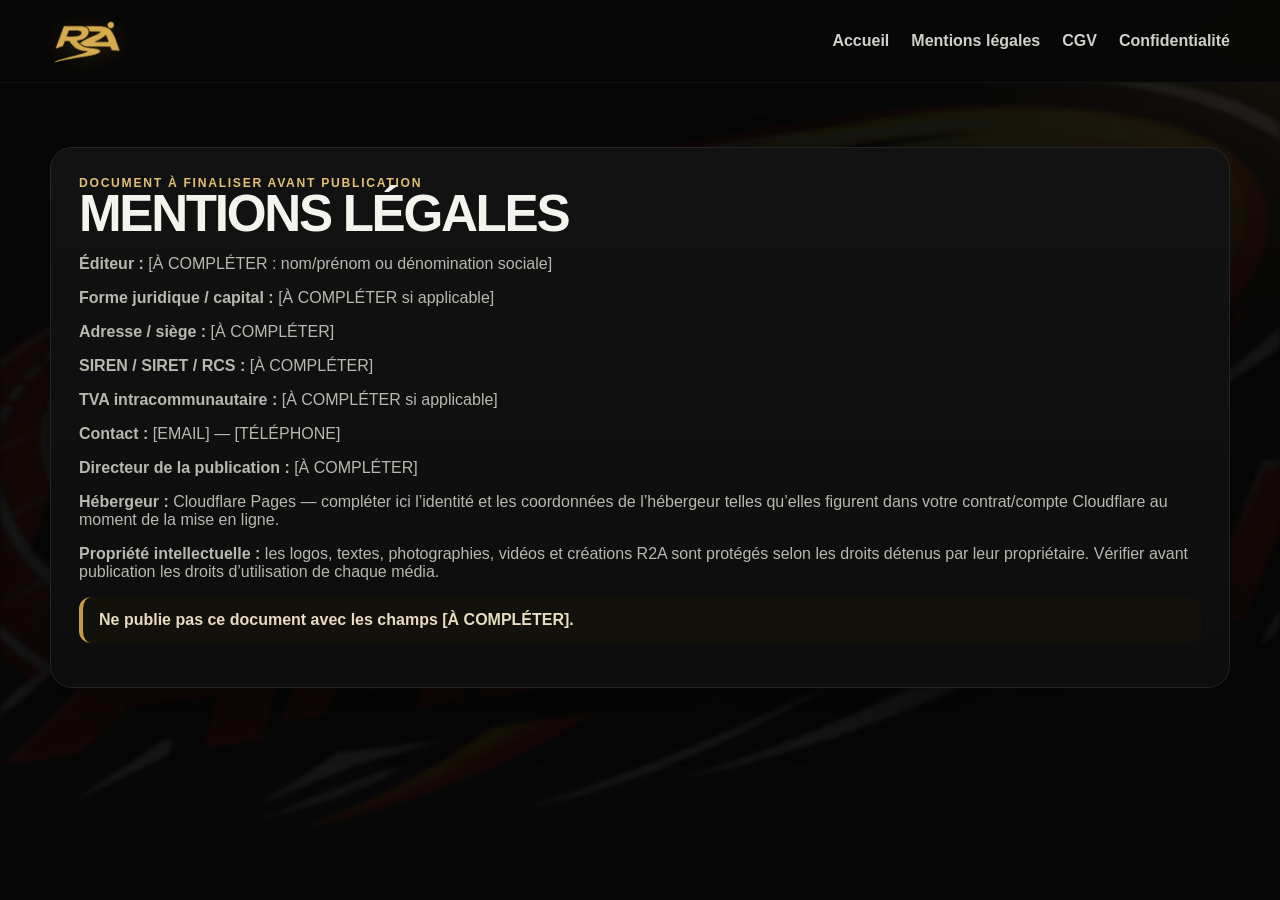
<file: docs/legal/mentions-legales.html>
<!doctype html>
<html lang="fr"><head><meta charset="utf-8"><meta name="viewport" content="width=device-width, initial-scale=1, viewport-fit=cover">
<title>Mentions légales — R2A</title>
  <link rel="stylesheet" href="../assets/css/00-tokens.css">
  <link rel="stylesheet" href="../assets/css/10-base.css">
  <link rel="stylesheet" href="../assets/css/20-components.css">
  <link rel="stylesheet" href="../assets/css/30-pages.css">
  <link rel="stylesheet" href="../assets/css/90-responsive.css">
</head><body>
<header class="site-header"><div class="container nav"><a class="brand" href="../index.html"><img src="../assets/images/brand/r2a-gold.png" alt="R2A"></a><nav class="nav-links"><a href="../index.html">Accueil</a><a href="./mentions-legales.html">Mentions légales</a><a href="./cgv.html">CGV</a><a href="./confidentialite.html">Confidentialité</a></nav></div></header>
<main class="container"><section class="section"><div class="legal-card" style="padding:28px"><div class="kicker">Document à finaliser avant publication</div><h1 class="section-title">Mentions légales</h1><div class="legal-copy">
<p><strong>Éditeur :</strong> [À COMPLÉTER : nom/prénom ou dénomination sociale]</p>
<p><strong>Forme juridique / capital :</strong> [À COMPLÉTER si applicable]</p>
<p><strong>Adresse / siège :</strong> [À COMPLÉTER]</p>
<p><strong>SIREN / SIRET / RCS :</strong> [À COMPLÉTER]</p>
<p><strong>TVA intracommunautaire :</strong> [À COMPLÉTER si applicable]</p>
<p><strong>Contact :</strong> [EMAIL] — [TÉLÉPHONE]</p>
<p><strong>Directeur de la publication :</strong> [À COMPLÉTER]</p>
<p><strong>Hébergeur :</strong> Cloudflare Pages — compléter ici l’identité et les coordonnées de l’hébergeur telles qu’elles figurent dans votre contrat/compte Cloudflare au moment de la mise en ligne.</p>
<p><strong>Propriété intellectuelle :</strong> les logos, textes, photographies, vidéos et créations R2A sont protégés selon les droits détenus par leur propriétaire. Vérifier avant publication les droits d’utilisation de chaque média.</p>
<p class="notice"><strong>Ne publie pas ce document avec les champs [À COMPLÉTER].</strong></p></div></div></section></main>
</body></html>
</file>
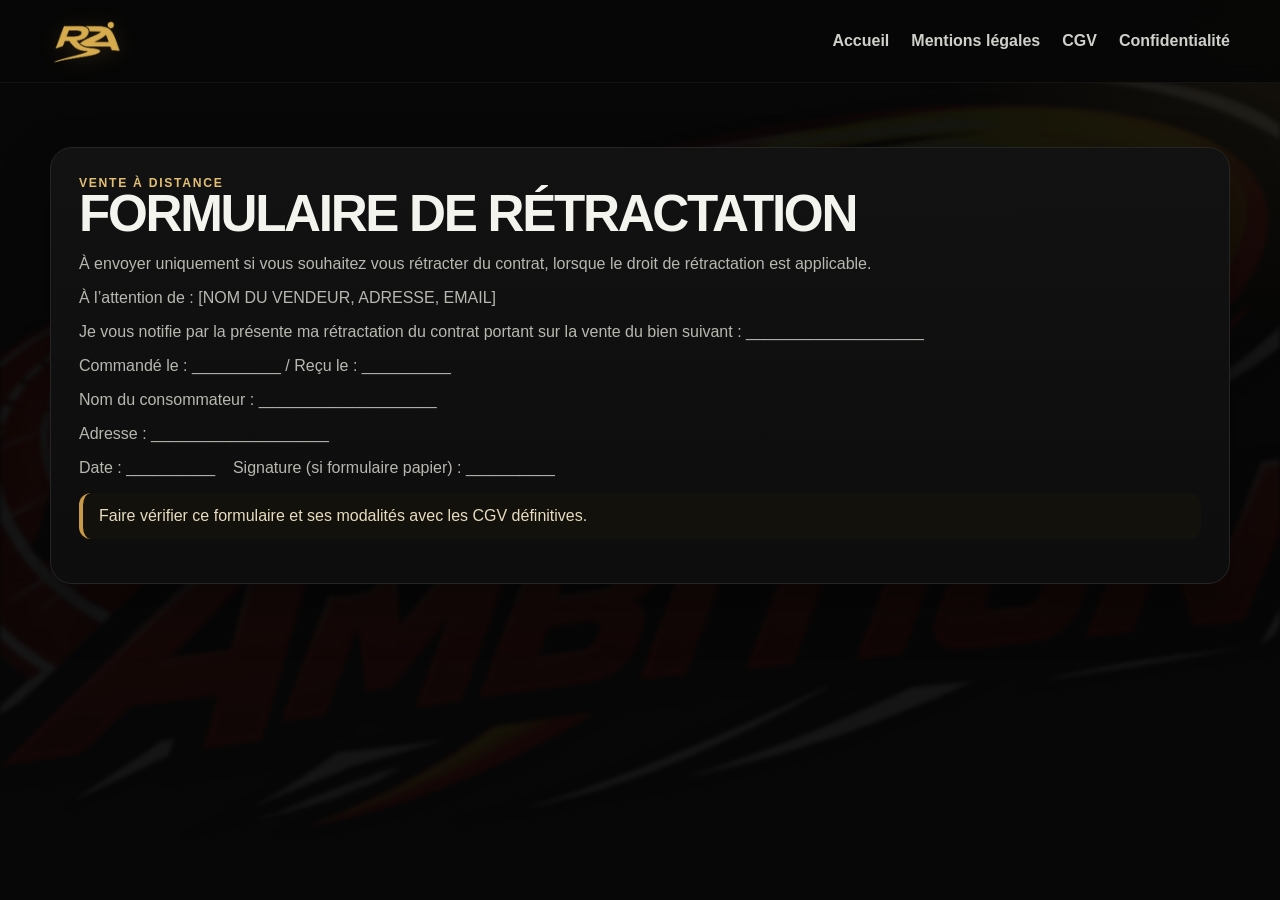
<file: docs/legal/retractation.html>
<!doctype html>
<html lang="fr"><head><meta charset="utf-8"><meta name="viewport" content="width=device-width, initial-scale=1, viewport-fit=cover">
<title>Rétractation — R2A</title>
  <link rel="stylesheet" href="../assets/css/00-tokens.css">
  <link rel="stylesheet" href="../assets/css/10-base.css">
  <link rel="stylesheet" href="../assets/css/20-components.css">
  <link rel="stylesheet" href="../assets/css/30-pages.css">
  <link rel="stylesheet" href="../assets/css/90-responsive.css">
</head><body>
<header class="site-header"><div class="container nav"><a class="brand" href="../index.html"><img src="../assets/images/brand/r2a-gold.png" alt="R2A"></a><nav class="nav-links"><a href="../index.html">Accueil</a><a href="./mentions-legales.html">Mentions légales</a><a href="./cgv.html">CGV</a><a href="./confidentialite.html">Confidentialité</a></nav></div></header>
<main class="container"><section class="section"><div class="legal-card" style="padding:28px"><div class="kicker">Vente à distance</div><h1 class="section-title">Formulaire de rétractation</h1><div class="legal-copy">
<p>À envoyer uniquement si vous souhaitez vous rétracter du contrat, lorsque le droit de rétractation est applicable.</p>
<p>À l’attention de : [NOM DU VENDEUR, ADRESSE, EMAIL]</p>
<p>Je vous notifie par la présente ma rétractation du contrat portant sur la vente du bien suivant : ____________________</p>
<p>Commandé le : __________ / Reçu le : __________</p>
<p>Nom du consommateur : ____________________</p>
<p>Adresse : ____________________</p>
<p>Date : __________ &nbsp;&nbsp; Signature (si formulaire papier) : __________</p>
<p class="notice">Faire vérifier ce formulaire et ses modalités avec les CGV définitives.</p></div></div></section></main>
</body></html>
</file>
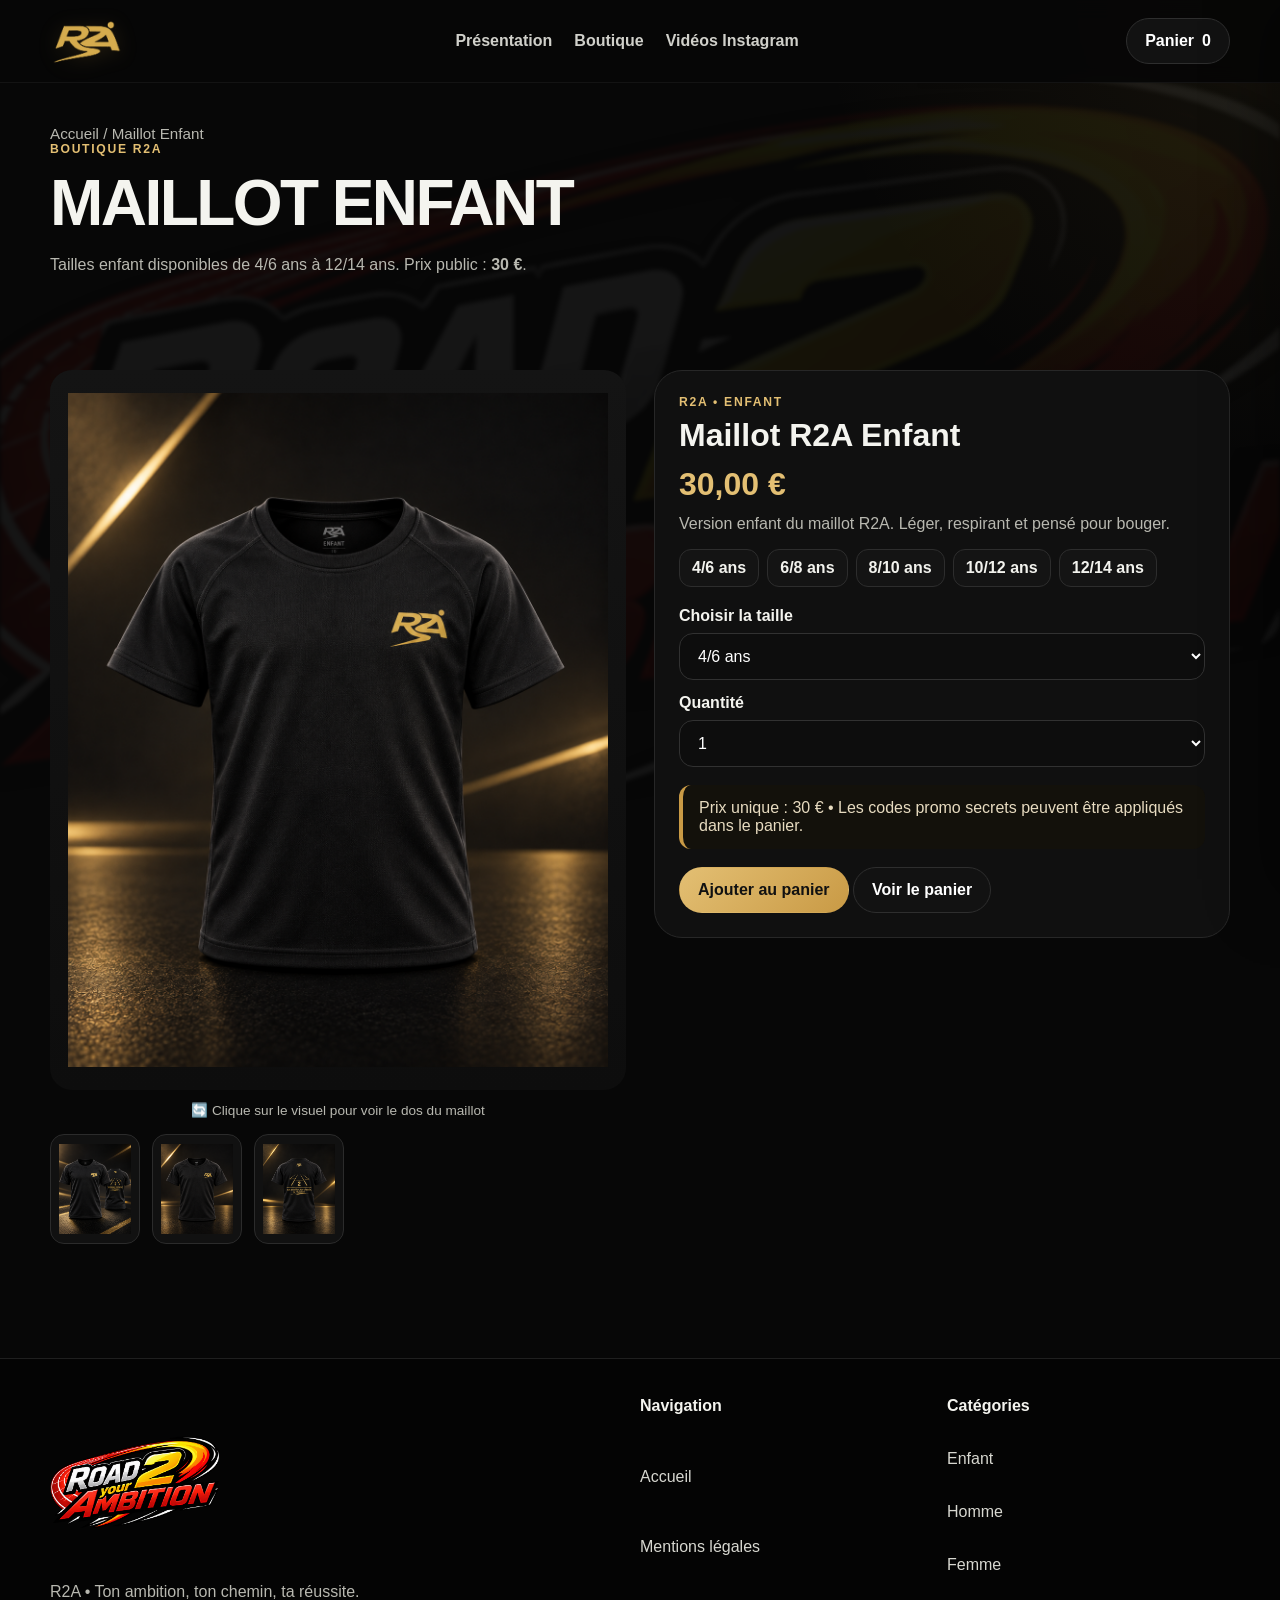
<file: docs/maillots/enfant.html>
<!doctype html>
<html lang="fr">
<head>
  <meta charset="utf-8">
  <meta name="viewport" content="width=device-width, initial-scale=1, viewport-fit=cover">
  <meta name="description" content="Maillot R2A Enfant à 30 €">
  <title>Maillot R2A Enfant</title>
  <link rel="stylesheet" href="../assets/css/00-tokens.css">
  <link rel="stylesheet" href="../assets/css/10-base.css">
  <link rel="stylesheet" href="../assets/css/20-components.css">
  <link rel="stylesheet" href="../assets/css/30-pages.css">
  <link rel="stylesheet" href="../assets/css/40-boutique.css">
  <link rel="stylesheet" href="../assets/css/90-responsive.css">
</head>
<body data-category="enfant">
  <header class="site-header">
    <div class="container nav">
      <a class="brand" href="../index.html"><img src="../assets/images/brand/r2a-gold.png" alt="R2A"></a>
      <nav class="nav-links">
        <a href="../index.html#presentation">Présentation</a>
        <a href="../boutique.html">Boutique</a>
        <a href="../index.html#instagram">Vidéos Instagram</a>
      </nav>
      <div class="nav-actions"><button class="btn btn-dark" id="cartBtn">Panier <span id="cartCount">0</span></button></div>
    </div>
  </header>

  <main class="container">
    <section class="page-head">
      <div class="breadcrumbs"><a href="../index.html">Accueil</a> / Maillot Enfant</div>
      <div class="kicker">Boutique R2A</div>
      <h1>Maillot Enfant</h1>
      <p class="section-copy">Tailles enfant disponibles de 4/6 ans à 12/14 ans. Prix public : <strong>30 €</strong>.</p>
    </section>
    <div id="productList"></div>
  </main>

  <footer class="footer">
    <div class="container footer-grid">
      <div>
        <img src="../assets/images/brand/road2yourambition.png" alt="R2A" style="width:170px;max-width:100%;margin-bottom:16px">
        <div class="footer-note">R2A • Ton ambition, ton chemin, ta réussite.</div>
      </div>
      <div class="footer-links"><strong>Navigation</strong><a href="../index.html">Accueil</a><a href="../legal/mentions-legales.html">Mentions légales</a></div>
      <div class="footer-links"><strong>Catégories</strong><a href="./enfant.html">Enfant</a><a href="./homme.html">Homme</a><a href="./femme.html">Femme</a></div>
    </div>
  </footer>

  <div class="cart-overlay" id="cartOverlay"></div>
  <aside class="cart-drawer" id="cartDrawer">
    <div class="row"><h3 style="margin:0">Ton panier</h3><button class="btn btn-small btn-outline" id="closeCart">Fermer</button></div>
    <div id="cartItems" class="cart-items"></div>
    <div class="promo-box"><input id="promoInput" class="input" placeholder="Code promo secret"><button id="applyPromo" class="btn btn-primary btn-small">Appliquer</button></div>
    <div id="promoStatus" class="notice-small">Aucun code promo appliqué</div>
    <div class="list-item">
      <div class="row"><span>Sous-total</span><strong id="cartSubtotal">0,00 €</strong></div>
      <div class="row"><span>Réduction</span><strong id="cartDiscount">-0,00 €</strong></div>
      <div class="row"><span>Total</span><strong id="cartTotal">0,00 €</strong></div>
    </div>
    <button class="btn btn-primary" id="checkoutBtn">Commander via Instagram</button>
  </aside>

  <script src="../assets/js/site-config.js"></script>
  <script src="../assets/js/data/catalog.js"></script>
  <script src="../assets/js/boutique.js"></script>
  <script src="../assets/js/app.js"></script>
</body>
</html>
</file>
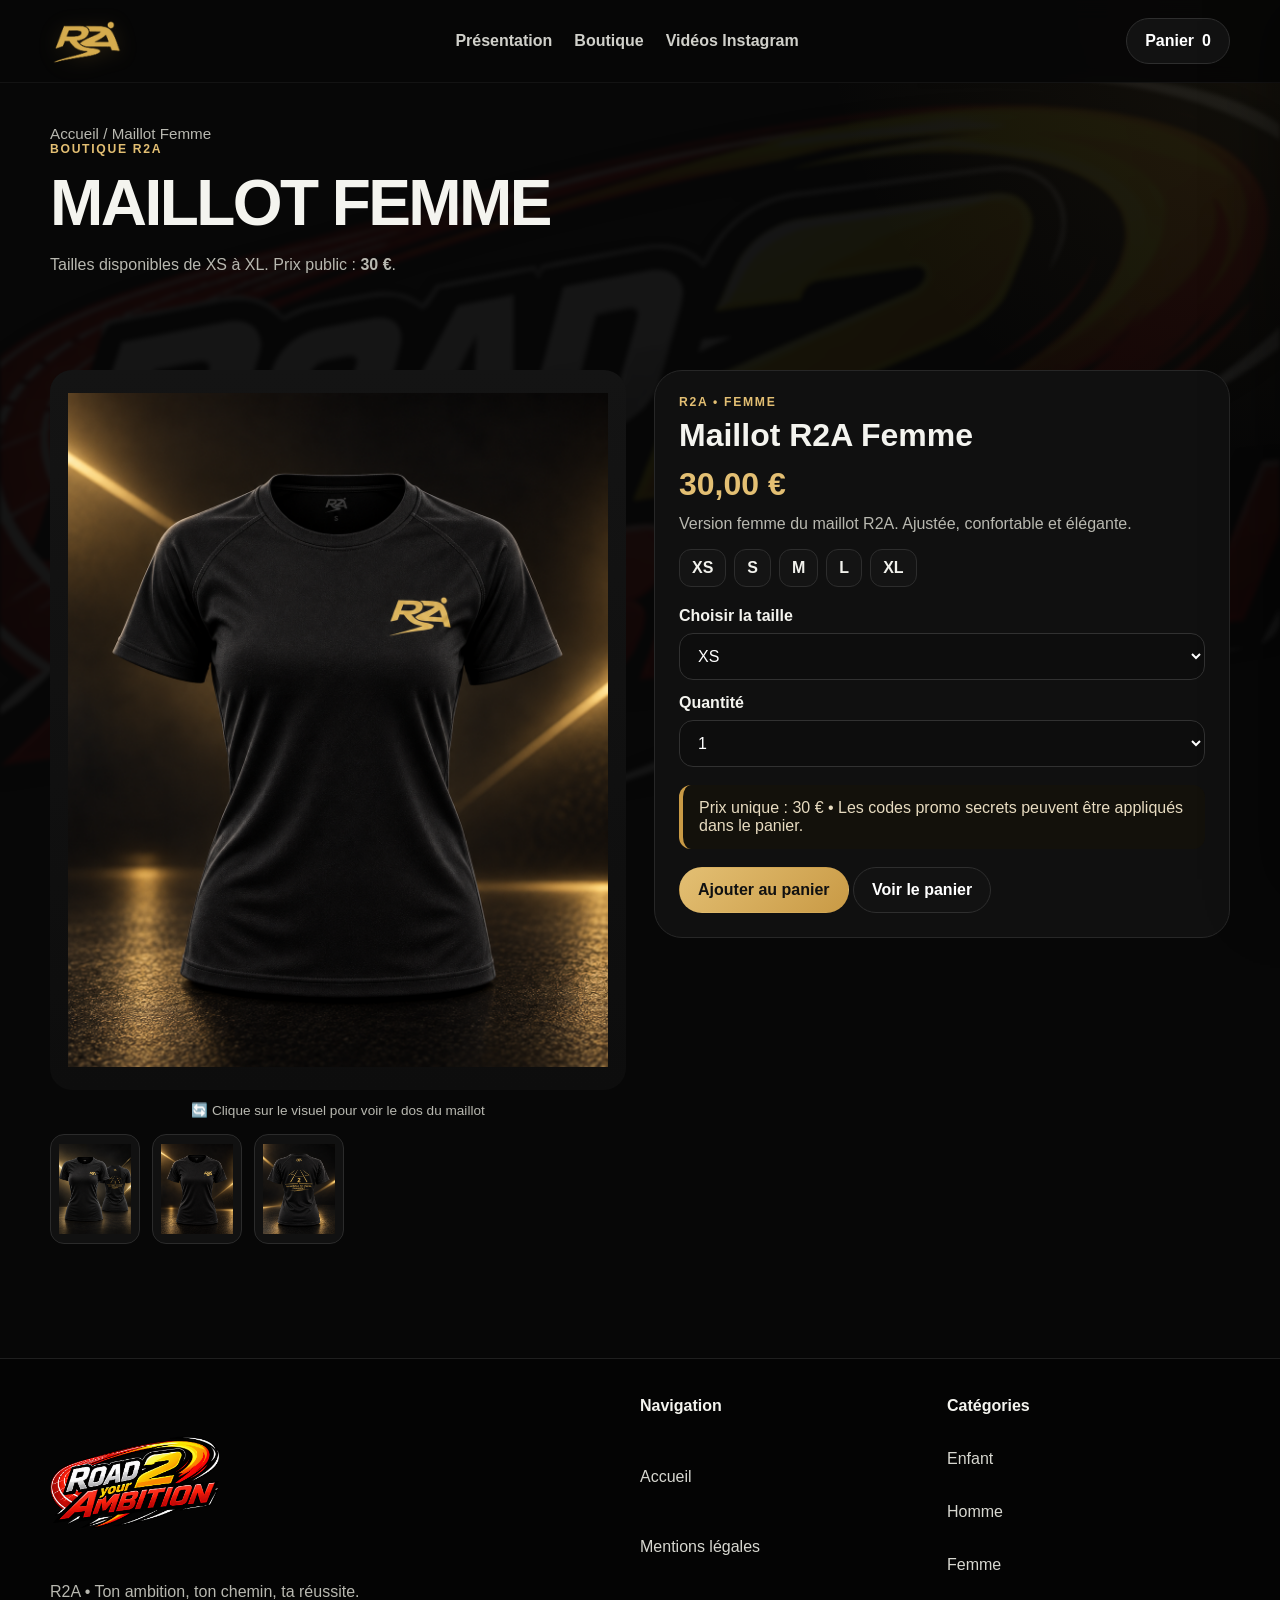
<file: docs/maillots/femme.html>
<!doctype html>
<html lang="fr">
<head>
  <meta charset="utf-8">
  <meta name="viewport" content="width=device-width, initial-scale=1, viewport-fit=cover">
  <meta name="description" content="Maillot R2A Femme à 30 €">
  <title>Maillot R2A Femme</title>
  <link rel="stylesheet" href="../assets/css/00-tokens.css">
  <link rel="stylesheet" href="../assets/css/10-base.css">
  <link rel="stylesheet" href="../assets/css/20-components.css">
  <link rel="stylesheet" href="../assets/css/30-pages.css">
  <link rel="stylesheet" href="../assets/css/40-boutique.css">
  <link rel="stylesheet" href="../assets/css/90-responsive.css">
</head>
<body data-category="femme">
  <header class="site-header">
    <div class="container nav">
      <a class="brand" href="../index.html"><img src="../assets/images/brand/r2a-gold.png" alt="R2A"></a>
      <nav class="nav-links">
        <a href="../index.html#presentation">Présentation</a>
        <a href="../boutique.html">Boutique</a>
        <a href="../index.html#instagram">Vidéos Instagram</a>
      </nav>
      <div class="nav-actions"><button class="btn btn-dark" id="cartBtn">Panier <span id="cartCount">0</span></button></div>
    </div>
  </header>

  <main class="container">
    <section class="page-head">
      <div class="breadcrumbs"><a href="../index.html">Accueil</a> / Maillot Femme</div>
      <div class="kicker">Boutique R2A</div>
      <h1>Maillot Femme</h1>
      <p class="section-copy">Tailles disponibles de XS à XL. Prix public : <strong>30 €</strong>.</p>
    </section>
    <div id="productList"></div>
  </main>

  <footer class="footer">
    <div class="container footer-grid">
      <div>
        <img src="../assets/images/brand/road2yourambition.png" alt="R2A" style="width:170px;max-width:100%;margin-bottom:16px">
        <div class="footer-note">R2A • Ton ambition, ton chemin, ta réussite.</div>
      </div>
      <div class="footer-links"><strong>Navigation</strong><a href="../index.html">Accueil</a><a href="../legal/mentions-legales.html">Mentions légales</a></div>
      <div class="footer-links"><strong>Catégories</strong><a href="./enfant.html">Enfant</a><a href="./homme.html">Homme</a><a href="./femme.html">Femme</a></div>
    </div>
  </footer>

  <div class="cart-overlay" id="cartOverlay"></div>
  <aside class="cart-drawer" id="cartDrawer">
    <div class="row"><h3 style="margin:0">Ton panier</h3><button class="btn btn-small btn-outline" id="closeCart">Fermer</button></div>
    <div id="cartItems" class="cart-items"></div>
    <div class="promo-box"><input id="promoInput" class="input" placeholder="Code promo secret"><button id="applyPromo" class="btn btn-primary btn-small">Appliquer</button></div>
    <div id="promoStatus" class="notice-small">Aucun code promo appliqué</div>
    <div class="list-item">
      <div class="row"><span>Sous-total</span><strong id="cartSubtotal">0,00 €</strong></div>
      <div class="row"><span>Réduction</span><strong id="cartDiscount">-0,00 €</strong></div>
      <div class="row"><span>Total</span><strong id="cartTotal">0,00 €</strong></div>
    </div>
    <button class="btn btn-primary" id="checkoutBtn">Commander via Instagram</button>
  </aside>

  <script src="../assets/js/site-config.js"></script>
  <script src="../assets/js/data/catalog.js"></script>
  <script src="../assets/js/boutique.js"></script>
  <script src="../assets/js/app.js"></script>
</body>
</html>
</file>
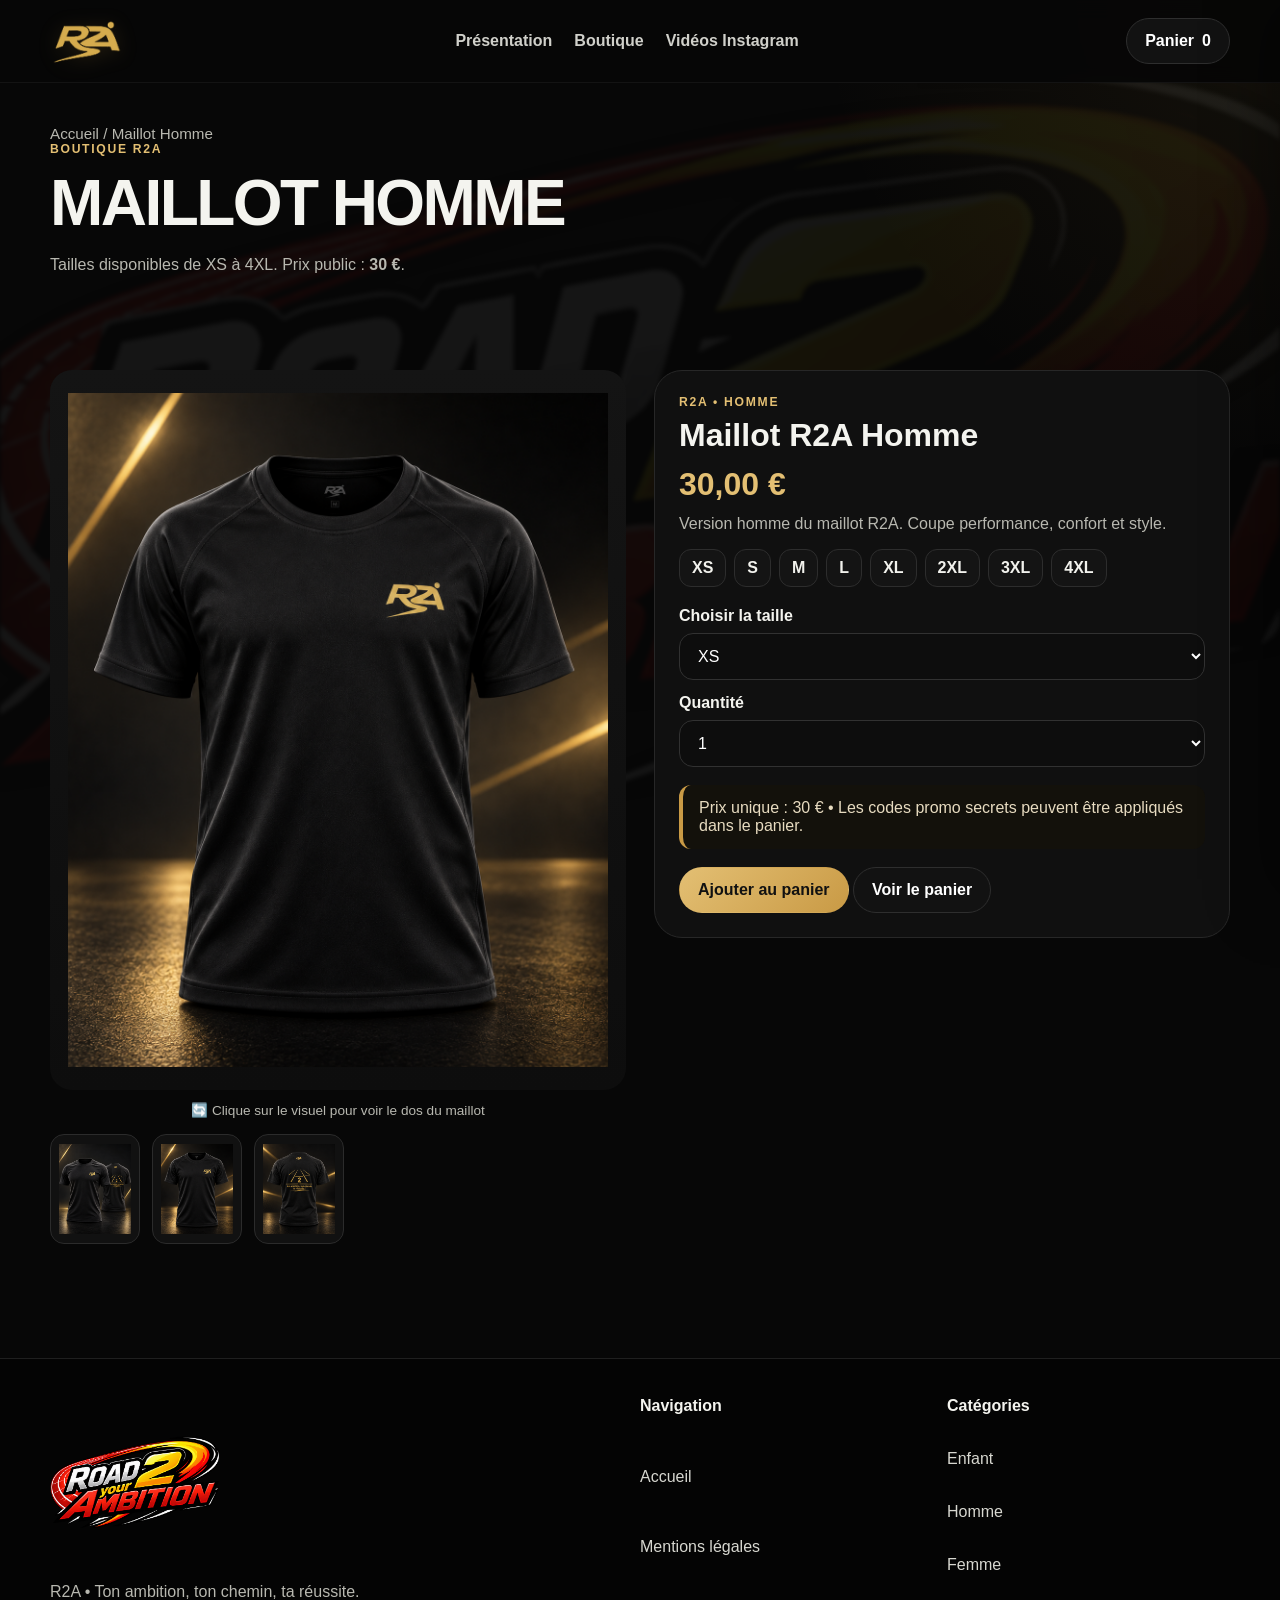
<file: docs/maillots/homme.html>
<!doctype html>
<html lang="fr">
<head>
  <meta charset="utf-8">
  <meta name="viewport" content="width=device-width, initial-scale=1, viewport-fit=cover">
  <meta name="description" content="Maillot R2A Homme à 30 €">
  <title>Maillot R2A Homme</title>
  <link rel="stylesheet" href="../assets/css/00-tokens.css">
  <link rel="stylesheet" href="../assets/css/10-base.css">
  <link rel="stylesheet" href="../assets/css/20-components.css">
  <link rel="stylesheet" href="../assets/css/30-pages.css">
  <link rel="stylesheet" href="../assets/css/40-boutique.css">
  <link rel="stylesheet" href="../assets/css/90-responsive.css">
</head>
<body data-category="homme">
  <header class="site-header">
    <div class="container nav">
      <a class="brand" href="../index.html"><img src="../assets/images/brand/r2a-gold.png" alt="R2A"></a>
      <nav class="nav-links">
        <a href="../index.html#presentation">Présentation</a>
        <a href="../boutique.html">Boutique</a>
        <a href="../index.html#instagram">Vidéos Instagram</a>
      </nav>
      <div class="nav-actions"><button class="btn btn-dark" id="cartBtn">Panier <span id="cartCount">0</span></button></div>
    </div>
  </header>

  <main class="container">
    <section class="page-head">
      <div class="breadcrumbs"><a href="../index.html">Accueil</a> / Maillot Homme</div>
      <div class="kicker">Boutique R2A</div>
      <h1>Maillot Homme</h1>
      <p class="section-copy">Tailles disponibles de XS à 4XL. Prix public : <strong>30 €</strong>.</p>
    </section>
    <div id="productList"></div>
  </main>

  <footer class="footer">
    <div class="container footer-grid">
      <div>
        <img src="../assets/images/brand/road2yourambition.png" alt="R2A" style="width:170px;max-width:100%;margin-bottom:16px">
        <div class="footer-note">R2A • Ton ambition, ton chemin, ta réussite.</div>
      </div>
      <div class="footer-links"><strong>Navigation</strong><a href="../index.html">Accueil</a><a href="../legal/mentions-legales.html">Mentions légales</a></div>
      <div class="footer-links"><strong>Catégories</strong><a href="./enfant.html">Enfant</a><a href="./homme.html">Homme</a><a href="./femme.html">Femme</a></div>
    </div>
  </footer>

  <div class="cart-overlay" id="cartOverlay"></div>
  <aside class="cart-drawer" id="cartDrawer">
    <div class="row"><h3 style="margin:0">Ton panier</h3><button class="btn btn-small btn-outline" id="closeCart">Fermer</button></div>
    <div id="cartItems" class="cart-items"></div>
    <div class="promo-box"><input id="promoInput" class="input" placeholder="Code promo secret"><button id="applyPromo" class="btn btn-primary btn-small">Appliquer</button></div>
    <div id="promoStatus" class="notice-small">Aucun code promo appliqué</div>
    <div class="list-item">
      <div class="row"><span>Sous-total</span><strong id="cartSubtotal">0,00 €</strong></div>
      <div class="row"><span>Réduction</span><strong id="cartDiscount">-0,00 €</strong></div>
      <div class="row"><span>Total</span><strong id="cartTotal">0,00 €</strong></div>
    </div>
    <button class="btn btn-primary" id="checkoutBtn">Commander via Instagram</button>
  </aside>

  <script src="../assets/js/site-config.js"></script>
  <script src="../assets/js/data/catalog.js"></script>
  <script src="../assets/js/boutique.js"></script>
  <script src="../assets/js/app.js"></script>
</body>
</html>
</file>
<file: docs/assets/css/00-tokens.css>
:root{
  --bg:#070707;
  --bg-2:#101010;
  --panel:#121212;
  --line:#2a2a2a;
  --soft:#1a1a1a;
  --text:#f4f4ef;
  --muted:#b8b8b0;
  --gold:#c99a45;
  --gold-2:#e3bf73;
  --red:#d94a2d;
  --radius:22px;
  --shadow:0 22px 50px rgba(0,0,0,.35);
  --max:1180px;
}
</file>
<file: docs/assets/css/10-base.css>
*{box-sizing:border-box}
html{scroll-behavior:smooth}
body{margin:0;min-height:100vh;position:relative;background:radial-gradient(circle at top right,rgba(201,154,69,.08),transparent 22%),var(--bg);color:var(--text);font-family:Inter,Arial,sans-serif;isolation:isolate}
body::before{content:"";position:fixed;inset:0;background-image:url("../images/brand/road2yourambition.png");background-repeat:no-repeat;background-position:center 50%;background-size:112vw auto;opacity:.06;filter:blur(2px) saturate(.9);pointer-events:none;z-index:0}
body>header,body>main,body>footer,body>.admin-wrap{position:relative;z-index:1}
a{text-decoration:none;color:inherit}
img{display:block;max-width:100%}
button,input,textarea,select{font:inherit}
button{cursor:pointer}
.container{width:min(var(--max), calc(100% - 32px));margin:0 auto}
</file>
<file: docs/assets/css/20-components.css>
.site-header{position:sticky;top:0;z-index:30;background:rgba(7,7,7,.94);backdrop-filter:blur(10px);border-bottom:1px solid rgba(255,255,255,.05)}
.nav{display:flex;align-items:center;justify-content:space-between;gap:18px;min-height:82px}
.brand{display:flex;align-items:center;gap:14px;min-width:0}
.brand img{width:78px;max-width:none;height:auto;filter:drop-shadow(0 3px 10px rgba(201,154,69,.18))}
.nav-links{display:flex;gap:22px;flex-wrap:wrap;font-weight:600;color:#d0d0ca}
.nav-links a:hover{color:var(--gold-2)}
.nav-actions{display:flex;align-items:center;gap:10px}
.btn{display:inline-flex;align-items:center;justify-content:center;gap:8px;padding:13px 18px;border-radius:999px;border:1px solid transparent;font-weight:800;transition:.2s ease}
.btn:hover{transform:translateY(-1px)}
.btn-primary{background:linear-gradient(135deg,var(--gold-2),var(--gold));color:#111}
.btn-dark{background:#121212;border-color:#2e2e2e;color:#fff}
.btn-outline{background:transparent;border-color:#3a3a3a;color:#fff}
.btn-small{padding:10px 14px;font-size:.92rem}


.reels-grid{display:grid;grid-template-columns:repeat(3,1fr);gap:18px;margin-top:22px;align-items:start}
.reel-card{position:relative;background:transparent;border:0;border-radius:20px;padding:0;overflow:hidden;box-shadow:none}
.reel-ig-shell,.reel-player-shell{position:relative;width:100%;aspect-ratio:9/16;border-radius:20px;overflow:hidden;background:transparent;box-shadow:0 18px 50px rgba(0,0,0,.28);isolation:isolate}
/* L'iframe Instagram est volontairement zoomée et rognée : seule la zone vidéo reste visible. */
.reel-ig-embed{position:absolute;left:-17%;top:-150px;width:134%;height:1260px;border:0;background:transparent;transform:scale(1.28);transform-origin:top center}
.reel-native-video{width:100%;height:100%;object-fit:cover;background:transparent}
.reel-player-controls{position:absolute;left:10px;right:10px;bottom:10px;display:flex;justify-content:flex-end;gap:8px;z-index:4}
.reel-control,.reel-expand-overlay{width:40px;height:40px;border:1px solid rgba(255,255,255,.28);border-radius:999px;background:rgba(8,8,8,.68);color:#fff;backdrop-filter:blur(7px);font-size:1rem;display:grid;place-items:center}
.reel-control:hover,.reel-expand-overlay:hover{background:rgba(201,154,69,.9);color:#080808}
.reel-expand-overlay{position:absolute;right:10px;bottom:10px;z-index:6}
.reel-empty{padding:28px;text-align:center;color:var(--muted);border:1px dashed #444;border-radius:18px;background:#0d0d0d}
.reel-modal{position:fixed;inset:0;z-index:150;display:none;place-items:center;padding:18px}
.reel-modal.open{display:grid}
.reel-modal-backdrop{position:absolute;inset:0;background:rgba(0,0,0,.88);backdrop-filter:blur(7px)}
.reel-modal-panel{position:relative;z-index:2;width:min(470px,94vw);max-height:94vh;background:transparent;border:0;border-radius:24px;padding:0;box-shadow:none}
.reel-modal-panel .reel-ig-shell,.reel-modal-panel .reel-player-shell{max-height:90vh;margin:auto;box-shadow:0 28px 90px rgba(0,0,0,.5)}
.reel-modal-panel .reel-ig-embed{top:-152px;left:-16%;width:132%;height:1320px;transform:scale(1.26)}
.reel-modal-close{position:absolute;right:-13px;top:-13px;z-index:10;width:42px;height:42px;border-radius:50%;border:1px solid #3b3b3b;background:#111;color:#fff;font-size:1.7rem;line-height:1}
body:has(.reel-modal.open){overflow:hidden}

/* Cart drawer — restored after the V21 stylesheet split. */
body > .cart-drawer{
  position:fixed;
  top:0;
  right:-430px;
  width:min(420px,100vw);
  height:100vh;
  background:#090909;
  border-left:1px solid #262626;
  z-index:90;
  padding:18px;
  transition:right .25s ease;
  display:flex;
  flex-direction:column;
  gap:14px;
  box-shadow:-20px 0 60px rgba(0,0,0,.4);
}
body > .cart-drawer.open{right:0}
body > .cart-overlay{
  position:fixed;
  inset:0;
  background:rgba(0,0,0,.55);
  z-index:80;
  opacity:0;
  pointer-events:none;
  transition:opacity .2s ease;
}
body > .cart-overlay.open{opacity:1;pointer-events:auto}
.cart-items{flex:1;overflow:auto;display:grid;gap:10px;min-height:0}
.cart-item{padding:12px;border:1px solid #242424;border-radius:14px;background:#111}
.cart-drawer .row{display:flex;justify-content:space-between;gap:16px;align-items:center}
.cart-drawer .muted{color:var(--muted)}
.cart-drawer .promo-box{display:grid;grid-template-columns:1fr auto;gap:10px}
.cart-drawer .list-item{padding:12px;border-radius:14px;background:#121212;border:1px solid #292929}
.cart-drawer .notice-small{font-size:.9rem;color:#d1cab6}
</file>
<file: docs/assets/css/30-pages.css>
.hero{padding:70px 0 40px}
.hero-grid{display:grid;grid-template-columns:1.05fr .95fr;gap:28px;align-items:center}
.hero-copy h1{margin:0;font-size:clamp(2.7rem,6vw,5.5rem);line-height:.92;text-transform:uppercase;letter-spacing:-.05em}
.eyebrow{display:inline-block;color:var(--gold-2);font-size:.82rem;letter-spacing:.18em;text-transform:uppercase;font-weight:800;margin-bottom:18px}
.hero-copy p{color:#d4d4cd;font-size:1.08rem;max-width:630px}
.hero-card{position:relative;background:linear-gradient(180deg,#141414,#0d0d0d);border:1px solid #2b2b2b;border-radius:30px;overflow:hidden;min-height:580px;box-shadow:var(--shadow)}
.hero-card img{width:100%;height:100%;object-fit:contain;object-position:center bottom;padding:30px}
.hero-card::after{content:"";position:absolute;inset:0;background:linear-gradient(180deg,rgba(0,0,0,.08),rgba(0,0,0,.25))}
.section{padding:64px 0}
.section-title{margin:0 0 12px;font-size:clamp(2rem,4vw,3.6rem);line-height:.95;text-transform:uppercase;letter-spacing:-.045em}
.section-copy{color:var(--muted);max-width:740px}
.grid-3{display:grid;grid-template-columns:repeat(3,1fr);gap:20px}
.grid-2{display:grid;grid-template-columns:repeat(2,1fr);gap:24px}
.category-card,.card,.legal-card{background:linear-gradient(180deg,#121212,#0d0d0d);border:1px solid #252525;border-radius:var(--radius);overflow:hidden;box-shadow:var(--shadow)}
.category-visual{aspect-ratio:4/5;background:linear-gradient(180deg,#0f0f0f,#080808);display:grid;place-items:center;padding:14px}
.category-visual img{max-height:100%;object-fit:contain}
.category-body{padding:22px}
.kicker{font-size:.76rem;color:var(--gold-2);font-weight:800;letter-spacing:.14em;text-transform:uppercase}
.category-body h3,.card h3{margin:8px 0 10px;font-size:1.55rem;letter-spacing:-.03em}
.category-body p,.card p,.feature p,.footer-note,.legal-copy{color:var(--muted)}
.performance{display:grid;grid-template-columns:.95fr 1.05fr;gap:26px;align-items:center}
.performance-media{background:linear-gradient(180deg,#151515,#0d0d0d);border:1px solid #292929;border-radius:30px;overflow:hidden;min-height:540px;display:grid;place-items:center}
.performance-media img{width:100%;height:100%;object-fit:cover;object-position:center}
.feature-list{display:grid;gap:14px}
.feature{display:flex;gap:14px;padding:18px;border-radius:18px;background:#101010;border:1px solid #242424}
.feature strong{display:block;margin-bottom:4px;text-transform:uppercase;letter-spacing:.02em}
.feature-visual-grid{display:grid;grid-template-columns:repeat(3,1fr);gap:18px;margin-top:28px}
.feature-visual-card{background:linear-gradient(180deg,#121212,#0d0d0d);border:1px solid #252525;border-radius:22px;overflow:hidden;box-shadow:var(--shadow)}
.feature-photo{aspect-ratio:4/5;overflow:hidden;background:#090909}
.feature-photo img{width:100%;height:100%;object-fit:cover;object-position:center}
.feature-copy{padding:18px}
.feature-copy p{margin:10px 0 0;color:var(--muted)}
.feature-title-row{display:flex;align-items:center;gap:12px}
.feature-title-row strong{text-transform:uppercase;letter-spacing:.04em;font-size:1.02rem}
.icon{width:46px;height:46px;border-radius:14px;display:grid;place-items:center;background:rgba(201,154,69,.12);border:1px solid rgba(201,154,69,.28);font-size:1.2rem}

.about{display:grid;grid-template-columns:.9fr 1.1fr;gap:26px;align-items:center}
.about-photo{background:#0c0c0c;border:1px solid #252525;border-radius:28px;overflow:hidden}
.about-photo img{width:100%;height:100%;object-fit:cover}
.about-points{display:grid;gap:10px;margin-top:18px}
.about-point{padding:14px 16px;border-radius:16px;background:#101010;border:1px solid #262626}
.values{display:flex;flex-wrap:wrap;gap:10px;margin-top:14px}
.badge{padding:9px 12px;border-radius:999px;background:#121212;border:1px solid #2d2d2d;color:#dfdfd7;font-size:.92rem}
.footer{padding:38px 0 60px;border-top:1px solid #1f1f1f;background:rgba(5,5,5,.9);backdrop-filter:blur(6px);margin-top:50px}
.footer-grid{display:grid;grid-template-columns:2fr 1fr 1fr;gap:24px}
.footer-links{display:grid;gap:8px}
.footer-links a{color:#d7d7d0}
.footer-links a:hover{color:var(--gold-2)}
.subtle{color:var(--muted)}

.page-head{padding:42px 0 16px}
.page-head h1{font-size:clamp(2.3rem,5vw,4rem);margin:10px 0;text-transform:uppercase;letter-spacing:-.04em}
.breadcrumbs{color:var(--muted);font-size:.95rem}
.product-layout{display:grid;grid-template-columns:1fr 1fr;gap:28px;align-items:start}
.gallery-card{background:#101010;border:1px solid #2a2a2a;border-radius:28px;padding:20px;display:grid;place-items:center;min-height:560px}
.gallery-card img{max-height:520px;object-fit:contain}
.thumb-row{display:flex;gap:12px;margin-top:16px;flex-wrap:wrap}
.thumb{background:#111;border:1px solid #2b2b2b;border-radius:14px;padding:8px;width:90px;height:110px;display:grid;place-items:center}
.thumb img{max-height:90px;object-fit:contain}
.product-panel{background:#101010;border:1px solid #272727;border-radius:28px;padding:24px}
.price{font-size:2rem;font-weight:900;color:var(--gold-2);margin:12px 0}
.selector, .input, textarea{width:100%;background:#0d0d0d;color:#fff;border:1px solid #313131;border-radius:14px;padding:13px 14px}
.form-grid{display:grid;gap:14px}
.sizes{display:flex;flex-wrap:wrap;gap:8px;margin:10px 0 20px}
.size-chip{padding:9px 12px;border-radius:12px;background:#141414;border:1px solid #2d2d2d;color:#f2f2ed;font-weight:700}
.notice{padding:14px 16px;border-left:4px solid var(--gold);background:#13110b;border-radius:12px;color:#e7dbc0}

/* V13 — plans photo volontairement différents */
.feature-visual-grid{align-items:start}
.feature-photo--close{aspect-ratio:4/5}
.feature-photo--close img{object-position:center 38%}
.feature-photo--wide{aspect-ratio:16/10}
.feature-photo--wide img{object-position:center 52%}
.feature-photo--detail{aspect-ratio:1/1}
.feature-photo--detail img{object-position:center 55%}
@media (max-width:980px){
  .feature-photo--close{aspect-ratio:5/4}
  .feature-photo--wide{aspect-ratio:16/9}
  .feature-photo--detail{aspect-ratio:5/4}
}

@media (max-width:640px){
  .reel-ig-embed{top:-138px;left:-18%;width:138%;height:1140px;transform:scale(1.28)}
}

.reel-card .btn.btn-small.btn-outline[data-expand-reel]{position:absolute;right:14px;bottom:14px;z-index:5;background:rgba(8,8,8,.76);backdrop-filter:blur(6px)}
.reel-meta{position:absolute;left:0;right:0;bottom:0;padding:0;pointer-events:none}
.reel-meta > div{display:none}
.reel-meta .btn{pointer-events:auto}


/* STOCK */
.stock-alert{
  margin:16px 0 18px;
  padding:13px 15px;
  border-radius:14px;
  font-weight:850;
  font-size:.95rem;
  line-height:1.35;
}
.stock-alert--low{
  color:#ffe6a8;
  background:linear-gradient(135deg,rgba(201,154,69,.18),rgba(241,132,46,.10));
  border:1px solid rgba(227,191,115,.42);
  box-shadow:0 10px 28px rgba(201,154,69,.08);
}
.stock-alert--out{
  color:#ffb5ad;
  background:rgba(216,55,41,.12);
  border:1px solid rgba(216,55,41,.36);
}
.btn[disabled]{
  opacity:.48;
  cursor:not-allowed;
  transform:none!important;
  filter:saturate(.35);
}
.admin-stock-item{display:grid;gap:10px}
.admin-stock-row{
  display:grid;
  grid-template-columns:auto minmax(90px,130px) auto;
  gap:10px;
  align-items:center;
  margin-top:4px;
  padding-top:10px;
  border-top:1px solid #262626;
}
.admin-stock-row label{font-size:.88rem;color:#d9d9d2;font-weight:750}
.admin-stock-input{padding:10px 12px}
@media(max-width:640px){
  .admin-stock-row{grid-template-columns:1fr}
}
</file>
<file: docs/assets/css/40-boutique.css>
/* ===== Tabs génériques (nav ancrée + onglets boutique) ===== */
.tabbar{display:flex;gap:8px;flex-wrap:wrap;padding:6px;background:#0d0d0d;border:1px solid #242424;border-radius:999px;width:fit-content;max-width:100%}
.tabbar button{appearance:none;border:0;background:transparent;color:var(--muted);font-weight:800;letter-spacing:.02em;padding:12px 22px;border-radius:999px;cursor:pointer;transition:background .2s ease,color .2s ease;font-size:.95rem;white-space:nowrap}
.tabbar button.active{background:linear-gradient(180deg,var(--gold-2),var(--gold));color:#140d02;box-shadow:0 10px 24px rgba(201,154,69,.28)}
.tabbar button:not(.active):hover{color:var(--text)}

.site-header .nav-links a{position:relative}
.site-header .nav-links a.active{color:var(--gold-2)}
.site-header .nav-links a.active::after{content:"";position:absolute;left:0;right:0;bottom:-8px;height:2px;background:var(--gold-2)}

/* ===== Effet 3D tilt (cartes, hero) ===== */
.tilt{position:relative;transform-style:preserve-3d;perspective:1200px;transition:transform .35s cubic-bezier(.2,.8,.2,1);will-change:transform}
.tilt-inner{transform-style:preserve-3d}
.tilt .shine{position:absolute;inset:0;pointer-events:none;background:radial-gradient(circle at var(--mx,50%) var(--my,30%),rgba(227,191,115,.22),transparent 55%);opacity:0;transition:opacity .3s ease;border-radius:inherit}
.tilt:hover .shine{opacity:1}

/* ===== Flip produit (recto/verso en 3D) ===== */
.flip-stage{perspective:1600px}
.flip-card{position:relative;width:100%;aspect-ratio:4/5;transform-style:preserve-3d;transition:transform .7s cubic-bezier(.2,.8,.2,1)}
.flip-card.flipped{transform:rotateY(180deg)}
.flip-face{position:absolute;inset:0;backface-visibility:hidden;border-radius:22px;overflow:hidden;background:linear-gradient(180deg,#141414,#0d0d0d);display:grid;place-items:center}
.flip-face img{width:100%;height:100%;object-fit:contain;padding:18px}
.flip-face--back{transform:rotateY(180deg)}
.flip-hint{margin-top:12px;display:flex;align-items:center;gap:8px;color:var(--muted);font-size:.85rem;justify-content:center}
.flip-hint svg{width:16px;height:16px}

/* ===== Boutique : grille catégories + fiches ===== */
.boutique-hero{padding:48px 0 18px;text-align:center}
.boutique-hero .tabbar{margin:0 auto}
.boutique-panel{display:none}
.boutique-panel.active{display:block}

/* ===== Présentation (hero 3D léger) ===== */
.presentation-badge{position:absolute;top:18px;right:18px;background:rgba(9,9,9,.75);backdrop-filter:blur(6px);border:1px solid rgba(227,191,115,.35);color:var(--gold-2);font-size:.75rem;font-weight:800;letter-spacing:.1em;text-transform:uppercase;padding:8px 14px;border-radius:999px}
.stat-row{display:grid;grid-template-columns:repeat(3,1fr);gap:14px;margin-top:26px}
.stat-row div{background:#101010;border:1px solid #242424;border-radius:16px;padding:16px;text-align:center}
.stat-row strong{display:block;font-size:1.7rem;color:var(--gold-2);letter-spacing:-.02em}
.stat-row span{font-size:.78rem;color:var(--muted);text-transform:uppercase;letter-spacing:.06em}

@media (max-width:760px){
  .tabbar{width:100%;justify-content:center}
  .tabbar button{padding:10px 14px;font-size:.85rem}
  .stat-row{grid-template-columns:1fr}
  .tilt{transform:none !important}
}
</file>
<file: docs/assets/css/90-responsive.css>
/* ============================================================
   R2A — Responsive / smartphone layer
   Desktop styles remain in 10-base / 20-components / 30-pages.
   This file only adapts layout and touch ergonomics.
   ============================================================ */

@media (max-width: 980px){
  html,body{max-width:100%;overflow-x:hidden}

  .container{
    width:min(var(--max),calc(100% - 28px));
  }

  .hero-grid,
  .performance,
  .about,
  .product-layout,
  .footer-grid,
  .grid-3,
  .grid-2,
  .admin-grid,
  .feature-visual-grid{
    grid-template-columns:1fr;
  }

  /* Header remains compact; navigation becomes horizontally scrollable. */
  .site-header{
    padding-top:env(safe-area-inset-top);
  }

  .nav{
    display:grid;
    grid-template-columns:auto 1fr auto;
    align-items:center;
    min-height:64px;
    padding:8px 0 9px;
    gap:8px 10px;
  }

  .brand{grid-column:1;grid-row:1}
  .brand img{width:64px}

  .nav-actions{
    grid-column:3;
    grid-row:1;
    width:auto;
    justify-content:flex-end;
  }

  .nav-actions .btn{
    min-height:44px;
    padding:10px 14px;
  }

  .nav-links{
    grid-column:1 / -1;
    grid-row:2;
    width:100%;
    display:flex;
    flex-wrap:nowrap;
    justify-content:flex-start;
    gap:6px;
    overflow-x:auto;
    overscroll-behavior-inline:contain;
    scrollbar-width:none;
    -webkit-overflow-scrolling:touch;
    padding:1px 0 3px;
  }
  .nav-links::-webkit-scrollbar{display:none}
  .nav-links a{
    flex:0 0 auto;
    white-space:nowrap;
    min-height:40px;
    display:inline-flex;
    align-items:center;
    padding:8px 11px;
    border-radius:999px;
    background:rgba(255,255,255,.035);
    border:1px solid rgba(255,255,255,.055);
    font-size:.88rem;
  }

  /* Home */
  .hero{padding:42px 0 30px}
  .hero-grid{gap:22px}
  .hero-copy h1{
    font-size:clamp(2.65rem,10vw,4.3rem);
    line-height:.94;
  }
  .hero-copy p{font-size:1rem}
  .hero-card{
    min-height:0;
    aspect-ratio:4/3;
    border-radius:24px;
  }
  .hero-card img{padding:18px}

  .section{padding:52px 0}
  .section-title{
    font-size:clamp(2rem,8vw,3.1rem);
    line-height:1;
  }

  .category-card,
  .feature-visual-card,
  .legal-card{
    border-radius:20px;
  }

  .category-visual{aspect-ratio:5/4}
  .category-body{padding:18px}

  .performance{gap:20px}
  .performance-media{
    min-height:0;
    aspect-ratio:4/3;
    border-radius:22px;
  }

  .feature-visual-grid{gap:16px;margin-top:22px}
  .feature-photo--close,
  .feature-photo--detail{aspect-ratio:5/4}
  .feature-photo--wide{aspect-ratio:16/9}

  .about{gap:22px}
  .about-photo{
    width:100%;
    max-width:560px;
    margin-inline:auto;
    border-radius:22px;
  }

  /* Reels become a native-feeling swipe carousel on phones/tablets. */
  .reels-grid{
    display:flex;
    grid-template-columns:none;
    gap:14px;
    overflow-x:auto;
    overflow-y:hidden;
    scroll-snap-type:x mandatory;
    overscroll-behavior-inline:contain;
    scrollbar-width:none;
    -webkit-overflow-scrolling:touch;
    padding:2px 2px 12px;
    margin-inline:-2px;
  }
  .reels-grid::-webkit-scrollbar{display:none}
  .reel-card{
    flex:0 0 min(320px,76vw);
    scroll-snap-align:start;
  }

  /* Product pages */
  .page-head{padding:30px 0 12px}
  .page-head h1{font-size:clamp(2.15rem,9vw,3.2rem)}
  .breadcrumbs{
    overflow:hidden;
    text-overflow:ellipsis;
    white-space:nowrap;
    font-size:.88rem;
  }

  .product-layout{gap:20px}
  .gallery-card{
    min-height:0;
    aspect-ratio:1/1;
    padding:12px;
    border-radius:22px;
  }
  .gallery-card img{
    width:100%;
    max-height:100%;
  }

  .thumb-row{
    flex-wrap:nowrap;
    overflow-x:auto;
    scrollbar-width:none;
    -webkit-overflow-scrolling:touch;
    padding:0 0 5px;
  }
  .thumb-row::-webkit-scrollbar{display:none}
  .thumb{
    flex:0 0 78px;
    width:78px;
    height:92px;
    min-height:44px;
  }
  .thumb img{max-height:74px}

  .product-panel{
    padding:20px;
    border-radius:22px;
  }
  .product-panel h2{font-size:1.75rem!important}
  .price{font-size:1.85rem}

  .product-panel > .row{
    display:grid!important;
    grid-template-columns:1fr 1fr;
    gap:10px!important;
  }
  .product-panel > .row .btn{
    width:100%;
    min-width:0;
  }

  /* Footer */
  .footer{padding:34px 0 calc(44px + env(safe-area-inset-bottom))}
  .footer-grid{gap:26px}
}

/* ============================================================
   Phones
   ============================================================ */
@media (max-width: 640px){
  .container{
    width:calc(100% - 22px);
  }

  body::before{
    background-size:138vw auto;
    background-position:center 48%;
    opacity:.05;
    filter:blur(1px) saturate(.9);
  }

  .brand img{width:58px}

  .nav{
    gap:7px 8px;
    padding-bottom:8px;
  }

  .nav-links a{
    font-size:.82rem;
    min-height:38px;
    padding:7px 10px;
  }

  .btn,
  button,
  select,
  input,
  textarea{
    min-height:44px;
  }

  /* Prevent iOS Safari from zooming forms. */
  input,
  select,
  textarea{
    font-size:16px;
  }

  .hero{padding:32px 0 24px}
  .hero-copy h1{
    font-size:clamp(2.35rem,12.3vw,3.25rem);
    letter-spacing:-.045em;
  }
  .eyebrow{
    margin-bottom:13px;
    font-size:.72rem;
  }
  .hero-copy p{font-size:.96rem;line-height:1.55}

  .hero-copy > div:last-child{
    display:grid!important;
    grid-template-columns:1fr;
    gap:9px!important;
    margin-top:18px!important;
  }
  .hero-copy > div:last-child .btn{width:100%}

  .hero-card{
    aspect-ratio:1/1;
    border-radius:20px;
  }
  .hero-card img{padding:10px}

  .section{padding:42px 0}
  .section-title{
    font-size:clamp(1.9rem,10vw,2.65rem);
    letter-spacing:-.035em;
  }
  .section-copy{
    line-height:1.55;
    font-size:.95rem;
  }

  .grid-3{gap:15px}
  .category-visual{aspect-ratio:1/1}
  .category-body{
    padding:16px;
  }
  .category-body h3{font-size:1.4rem}
  .category-body .btn{width:100%}

  .performance-media{aspect-ratio:1/1}
  .feature-copy{padding:15px}
  .feature-title-row{gap:9px}
  .feature-title-row .icon{
    width:40px;
    height:40px;
    border-radius:12px;
  }
  .feature-copy p{font-size:.93rem;line-height:1.5}

  .values{gap:7px}
  .badge{
    font-size:.82rem;
    padding:8px 10px;
  }

  .about-point{
    padding:13px 14px;
    font-size:.94rem;
  }

  .reel-card{
    flex-basis:min(300px,82vw);
    border-radius:16px;
  }
  .reel-ig-shell,
  .reel-player-shell{
    border-radius:16px;
  }
  .reel-ig-embed{
    top:-138px;
    left:-18%;
    width:138%;
    height:1140px;
    transform:scale(1.28);
  }
  .reel-expand-overlay{
    width:44px;
    height:44px;
  }

  .reel-modal{padding:10px}
  .reel-modal-panel{
    width:min(410px,92vw);
    max-height:92dvh;
  }
  .reel-modal-close{
    right:6px;
    top:6px;
  }

  /* Product page */
  .page-head{padding-top:24px}
  .page-head h1{font-size:2.15rem}
  .gallery-card{
    aspect-ratio:1/1.04;
    padding:8px;
  }
  .product-panel{padding:16px}
  .product-panel h2{font-size:1.55rem!important}
  .price{font-size:1.7rem}

  .sizes{
    gap:6px;
    margin-bottom:16px;
  }
  .size-chip{
    padding:8px 10px;
    font-size:.88rem;
  }

  .form-grid{gap:11px}
  .selector,
  .input,
  textarea{
    padding:12px 13px;
  }
  .notice{
    padding:12px 13px;
    font-size:.9rem;
  }

  .product-panel > .row{
    grid-template-columns:1fr;
  }

  /* Cart becomes a thumb-friendly bottom sheet. */
  body > .cart-drawer{
    top:auto;
    right:0;
    bottom:0;
    width:100%;
    height:min(86dvh,720px);
    max-height:86dvh;
    padding:15px 13px calc(15px + env(safe-area-inset-bottom));
    border-left:0;
    border-top:1px solid #303030;
    border-radius:24px 24px 0 0;
    transform:translateY(104%);
    transition:transform .25s ease;
    box-shadow:0 -18px 60px rgba(0,0,0,.55);
  }
  body > .cart-drawer.open{
    right:0;
    transform:translateY(0);
  }
  .cart-drawer > .row:first-child{
    position:relative;
    padding-top:4px;
  }
  .cart-drawer > .row:first-child::before{
    content:"";
    position:absolute;
    width:44px;
    height:4px;
    border-radius:999px;
    background:#444;
    left:50%;
    top:-8px;
    transform:translateX(-50%);
  }
  .cart-item{padding:11px}
  .cart-drawer .promo-box{
    grid-template-columns:1fr auto;
  }
  .cart-drawer .promo-box .btn{
    min-width:98px;
    padding-inline:12px;
  }
  #checkoutBtn{width:100%}

  .legal-card[style]{
    padding:18px!important;
  }

  .footer{margin-top:28px}
  .footer img{max-width:145px!important}
}

/* Very narrow phones (320–390 px). */
@media (max-width: 390px){
  .container{width:calc(100% - 18px)}

  .brand img{width:54px}
  .nav-actions .btn{
    padding-inline:11px;
    font-size:.88rem;
  }

  .hero-copy h1{font-size:2.25rem}
  .section-title{font-size:1.9rem}

  .reel-card{flex-basis:84vw}

  .cart-drawer .promo-box{
    grid-template-columns:1fr;
  }
  .cart-drawer .promo-box .btn{width:100%}

  .cart-drawer .row{
    gap:9px;
  }
}

/* Short landscape phones. */
@media (max-height: 520px) and (orientation: landscape){
  .site-header{position:relative}
  body > .cart-drawer{
    height:96dvh;
    max-height:96dvh;
    border-radius:16px 16px 0 0;
  }
  .reel-modal-panel{max-height:96dvh}
}

/* Touch devices: do not rely on hover effects. */
@media (hover:none){
  .btn:hover{transform:none}
}

/* Accessibility / battery friendly motion. */
@media (prefers-reduced-motion:reduce){
  html{scroll-behavior:auto}
  *,
  *::before,
  *::after{
    scroll-behavior:auto!important;
    transition-duration:.01ms!important;
    animation-duration:.01ms!important;
    animation-iteration-count:1!important;
  }
}
</file>
<file: dev/admin-local/admin.css>
.admin-wrap{position:relative;z-index:1}
a{text-decoration:none;color:inherit}
img{display:block;max-width:100%}
button,input,textarea,select{font:inherit}
button{cursor:pointer}
.container{width:min(var(--max), calc(100% - 32px));margin:0 auto}
.site-header{position:sticky;top:0;z-index:30;background:rgba(7,7,7,.94);backdrop-filter:blur(10px);border-bottom:1px solid rgba(255,255,255,.05)}
.nav{display:flex;align-items:center;justify-content:space-between;gap:18px;min-height:82px}
.brand{display:flex;align-items:center;gap:14px;min-width:0}
.brand img{width:78px;max-width:none;height:auto;filter:drop-shadow(0 3px 10px rgba(201,154,69,.18))}
.nav-links{display:flex;gap:22px;flex-wrap:wrap;font-weight:600;color:#d0d0ca}
.nav-links a:hover{color:var(--gold-2)}
.nav-actions{display:flex;align-items:center;gap:10px}
.btn{display:inline-flex;align-items:center;justify-content:center;gap:8px;padding:13px 18px;border-radius:999px;border:1px solid transparent;font-weight:800;transition:.2s ease}
.btn:hover{transform:translateY(-1px)}
.btn-primary{background:linear-gradient(135deg,var(--gold-2),var(--gold));color:#111}
.btn-dark{background:#121212;border-color:#2e2e2e;color:#fff}
.btn-outline{background:transparent;border-color:#3a3a3a;color:#fff}
.btn-small{padding:10px 14px;font-size:.92rem}
.hero{padding:70px 0 40px}
.hero-grid{display:grid;grid-template-columns:1.05fr .95fr;gap:28px;align-items:center}
.hero-copy h1{margin:0;font-size:clamp(2.7rem,6vw,5.5rem);line-height:.92;text-transform:uppercase;letter-spacing:-.05em}
.eyebrow{display:inline-block;color:var(--gold-2);font-size:.82rem;letter-spacing:.18em;text-transform:uppercase;font-weight:800;margin-bottom:18px}
.hero-copy p{color:#d4d4cd;font-size:1.08rem;max-width:630px}
.hero-card{position:relative;background:linear-gradient(180deg,#141414,#0d0d0d);border:1px solid #2b2b2b;border-radius:30px;overflow:hidden;min-height:580px;box-shadow:var(--shadow)}
.hero-card img{width:100%;height:100%;object-fit:contain;object-position:center bottom;padding:30px}
.hero-card::after{content:"";position:absolute;inset:0;background:linear-gradient(180deg,rgba(0,0,0,.08),rgba(0,0,0,.25))}
.section{padding:64px 0}
.section-title{margin:0 0 12px;font-size:clamp(2rem,4vw,3.6rem);line-height:.95;text-transform:uppercase;letter-spacing:-.045em}
.section-copy{color:var(--muted);max-width:740px}
.grid-3{display:grid;grid-template-columns:repeat(3,1fr);gap:20px}
.grid-2{display:grid;grid-template-columns:repeat(2,1fr);gap:24px}
.category-card,.card,.legal-card{background:linear-gradient(180deg,#121212,#0d0d0d);border:1px solid #252525;border-radius:var(--radius);overflow:hidden;box-shadow:var(--shadow)}
.category-visual{aspect-ratio:4/5;background:linear-gradient(180deg,#0f0f0f,#080808);display:grid;place-items:center;padding:14px}
.category-visual img{max-height:100%;object-fit:contain}
.category-body{padding:22px}
.kicker{font-size:.76rem;color:var(--gold-2);font-weight:800;letter-spacing:.14em;text-transform:uppercase}
.category-body h3,.card h3{margin:8px 0 10px;font-size:1.55rem;letter-spacing:-.03em}
.category-body p,.card p,.feature p,.footer-note,.legal-copy{color:var(--muted)}
.performance{display:grid;grid-template-columns:.95fr 1.05fr;gap:26px;align-items:center}
.performance-media{background:linear-gradient(180deg,#151515,#0d0d0d);border:1px solid #292929;border-radius:30px;overflow:hidden;min-height:540px;display:grid;place-items:center}
.performance-media img{width:100%;height:100%;object-fit:cover;object-position:center}
.feature-list{display:grid;gap:14px}
.feature{display:flex;gap:14px;padding:18px;border-radius:18px;background:#101010;border:1px solid #242424}
.feature strong{display:block;margin-bottom:4px;text-transform:uppercase;letter-spacing:.02em}
.feature-visual-grid{display:grid;grid-template-columns:repeat(3,1fr);gap:18px;margin-top:28px}
.feature-visual-card{background:linear-gradient(180deg,#121212,#0d0d0d);border:1px solid #252525;border-radius:22px;overflow:hidden;box-shadow:var(--shadow)}
.feature-photo{aspect-ratio:4/5;overflow:hidden;background:#090909}
.feature-photo img{width:100%;height:100%;object-fit:cover;object-position:center}
.feature-copy{padding:18px}
.feature-copy p{margin:10px 0 0;color:var(--muted)}
.feature-title-row{display:flex;align-items:center;gap:12px}
.feature-title-row strong{text-transform:uppercase;letter-spacing:.04em;font-size:1.02rem}
.icon{width:46px;height:46px;border-radius:14px;display:grid;place-items:center;background:rgba(201,154,69,.12);border:1px solid rgba(201,154,69,.28);font-size:1.2rem}
.reels-grid{display:grid;grid-template-columns:repeat(3,1fr);gap:18px;margin-top:22px;align-items:start}
.reel-card{position:relative;background:transparent;border:0;border-radius:20px;padding:0;overflow:hidden;box-shadow:none}
.reel-ig-shell,.reel-player-shell{position:relative;width:100%;aspect-ratio:9/16;border-radius:20px;overflow:hidden;background:transparent;box-shadow:0 18px 50px rgba(0,0,0,.28);isolation:isolate}
/* L'iframe Instagram est volontairement zoomée et rognée : seule la zone vidéo reste visible. */
.reel-ig-embed{position:absolute;left:-17%;top:-150px;width:134%;height:1260px;border:0;background:transparent;transform:scale(1.28);transform-origin:top center}
.reel-native-video{width:100%;height:100%;object-fit:cover;background:transparent}
.reel-player-controls{position:absolute;left:10px;right:10px;bottom:10px;display:flex;justify-content:flex-end;gap:8px;z-index:4}
.reel-control,.reel-expand-overlay{width:40px;height:40px;border:1px solid rgba(255,255,255,.28);border-radius:999px;background:rgba(8,8,8,.68);color:#fff;backdrop-filter:blur(7px);font-size:1rem;display:grid;place-items:center}
.reel-control:hover,.reel-expand-overlay:hover{background:rgba(201,154,69,.9);color:#080808}
.reel-expand-overlay{position:absolute;right:10px;bottom:10px;z-index:6}
.reel-empty{padding:28px;text-align:center;color:var(--muted);border:1px dashed #444;border-radius:18px;background:#0d0d0d}
.reel-modal{position:fixed;inset:0;z-index:150;display:none;place-items:center;padding:18px}
.reel-modal.open{display:grid}
.reel-modal-backdrop{position:absolute;inset:0;background:rgba(0,0,0,.88);backdrop-filter:blur(7px)}
.reel-modal-panel{position:relative;z-index:2;width:min(470px,94vw);max-height:94vh;background:transparent;border:0;border-radius:24px;padding:0;box-shadow:none}
.reel-modal-panel .reel-ig-shell,.reel-modal-panel .reel-player-shell{max-height:90vh;margin:auto;box-shadow:0 28px 90px rgba(0,0,0,.5)}
.reel-modal-panel .reel-ig-embed{top:-152px;left:-16%;width:132%;height:1320px;transform:scale(1.26)}
.reel-modal-close{position:absolute;right:-13px;top:-13px;z-index:10;width:42px;height:42px;border-radius:50%;border:1px solid #3b3b3b;background:#111;color:#fff;font-size:1.7rem;line-height:1}
body:has(.reel-modal.open){overflow:hidden}
.about{display:grid;grid-template-columns:.9fr 1.1fr;gap:26px;align-items:center}
.about-photo{background:#0c0c0c;border:1px solid #252525;border-radius:28px;overflow:hidden}
.about-photo img{width:100%;height:100%;object-fit:cover}
.about-points{display:grid;gap:10px;margin-top:18px}
.about-point{padding:14px 16px;border-radius:16px;background:#101010;border:1px solid #262626}
.values{display:flex;flex-wrap:wrap;gap:10px;margin-top:14px}
.badge{padding:9px 12px;border-radius:999px;background:#121212;border:1px solid #2d2d2d;color:#dfdfd7;font-size:.92rem}
.footer{padding:38px 0 60px;border-top:1px solid #1f1f1f;background:rgba(5,5,5,.9);backdrop-filter:blur(6px);margin-top:50px}
.footer-grid{display:grid;grid-template-columns:2fr 1fr 1fr;gap:24px}
.footer-links{display:grid;gap:8px}
.footer-links a{color:#d7d7d0}
.footer-links a:hover{color:var(--gold-2)}
.subtle{color:var(--muted)}
.page-head{padding:42px 0 16px}
.page-head h1{font-size:clamp(2.3rem,5vw,4rem);margin:10px 0;text-transform:uppercase;letter-spacing:-.04em}
.breadcrumbs{color:var(--muted);font-size:.95rem}
.product-layout{display:grid;grid-template-columns:1fr 1fr;gap:28px;align-items:start}
.gallery-card{background:#101010;border:1px solid #2a2a2a;border-radius:28px;padding:20px;display:grid;place-items:center;min-height:560px}
.gallery-card img{max-height:520px;object-fit:contain}
.thumb-row{display:flex;gap:12px;margin-top:16px;flex-wrap:wrap}
.thumb{background:#111;border:1px solid #2b2b2b;border-radius:14px;padding:8px;width:90px;height:110px;display:grid;place-items:center}
.thumb img{max-height:90px;object-fit:contain}
.product-panel{background:#101010;border:1px solid #272727;border-radius:28px;padding:24px}
.price{font-size:2rem;font-weight:900;color:var(--gold-2);margin:12px 0}
.selector, .input, textarea{width:100%;background:#0d0d0d;color:#fff;border:1px solid #313131;border-radius:14px;padding:13px 14px}
.form-grid{display:grid;gap:14px}
.sizes{display:flex;flex-wrap:wrap;gap:8px;margin:10px 0 20px}
.size-chip{padding:9px 12px;border-radius:12px;background:#141414;border:1px solid #2d2d2d;color:#f2f2ed;font-weight:700}
.notice{padding:14px 16px;border-left:4px solid var(--gold);background:#13110b;border-radius:12px;color:#e7dbc0}
body>.cart-drawer{position:fixed;top:0;right:-430px;width:min(420px,100vw);height:100vh;background:#090909;border-left:1px solid #262626;z-index:90;padding:18px;transition:right .25s ease;display:flex;flex-direction:column;gap:14px;box-shadow:-20px 0 60px rgba(0,0,0,.4)}
body>.cart-drawer.open{right:0}
body>.cart-overlay{position:fixed;inset:0;background:rgba(0,0,0,.55);z-index:80;opacity:0;pointer-events:none;transition:.2s}
body>.cart-overlay.open{opacity:1;pointer-events:auto}
.cart-items{flex:1;overflow:auto;display:grid;gap:10px}
.cart-item{padding:12px;border:1px solid #242424;border-radius:14px;background:#111}
.row{display:flex;justify-content:space-between;gap:16px;align-items:center}
.muted{color:var(--muted)}
.promo-box{display:grid;grid-template-columns:1fr auto;gap:10px}
.admin-wrap{padding:34px 0}
.admin-login,.admin-panel{max-width:1020px;margin:0 auto;background:#101010;border:1px solid #2a2a2a;border-radius:24px;padding:22px}
.admin-login{max-width:460px}
.admin-grid{display:grid;grid-template-columns:repeat(3,1fr);gap:18px;margin-top:18px}
.admin-card{padding:18px;border-radius:18px;background:#0d0d0d;border:1px solid #242424}
.list{display:grid;gap:10px;margin-top:14px}
.list-item{padding:12px;border-radius:14px;background:#121212;border:1px solid #292929}
.notice-small{font-size:.9rem;color:#d1cab6}
.mobile-only{display:none}

/* STOCK */
.stock-alert{
  margin:16px 0 18px;
  padding:13px 15px;
  border-radius:14px;
  font-weight:850;
  font-size:.95rem;
  line-height:1.35;
}
.stock-alert--low{
  color:#ffe6a8;
  background:linear-gradient(135deg,rgba(201,154,69,.18),rgba(241,132,46,.10));
  border:1px solid rgba(227,191,115,.42);
  box-shadow:0 10px 28px rgba(201,154,69,.08);
}
.stock-alert--out{
  color:#ffb5ad;
  background:rgba(216,55,41,.12);
  border:1px solid rgba(216,55,41,.36);
}
.btn[disabled]{
  opacity:.48;
  cursor:not-allowed;
  transform:none!important;
  filter:saturate(.35);
}
.admin-stock-item{display:grid;gap:10px}
.admin-stock-row{
  display:grid;
  grid-template-columns:auto minmax(90px,130px) auto;
  gap:10px;
  align-items:center;
  margin-top:4px;
  padding-top:10px;
  border-top:1px solid #262626;
}
.admin-stock-row label{font-size:.88rem;color:#d9d9d2;font-weight:750}
.admin-stock-input{padding:10px 12px}
@media(max-width:640px){
  .admin-stock-row{grid-template-columns:1fr}
}
</file>
